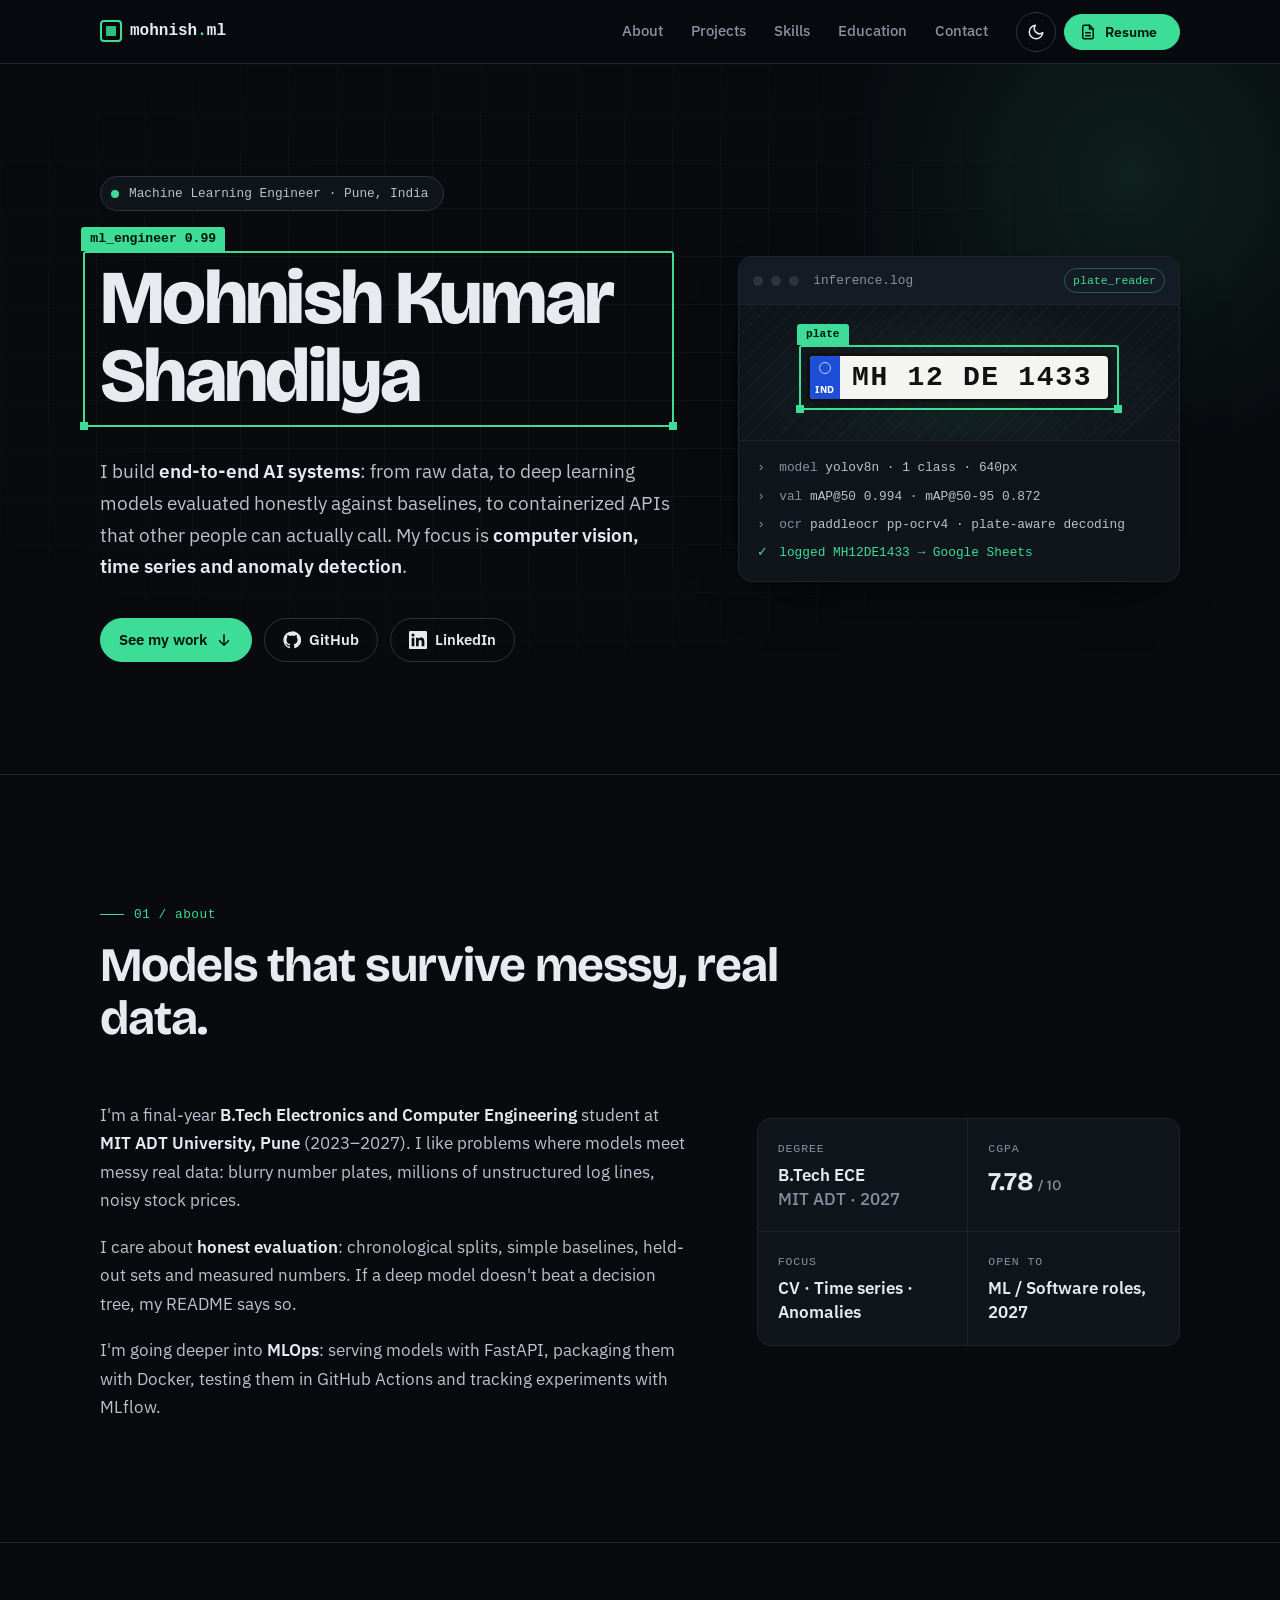
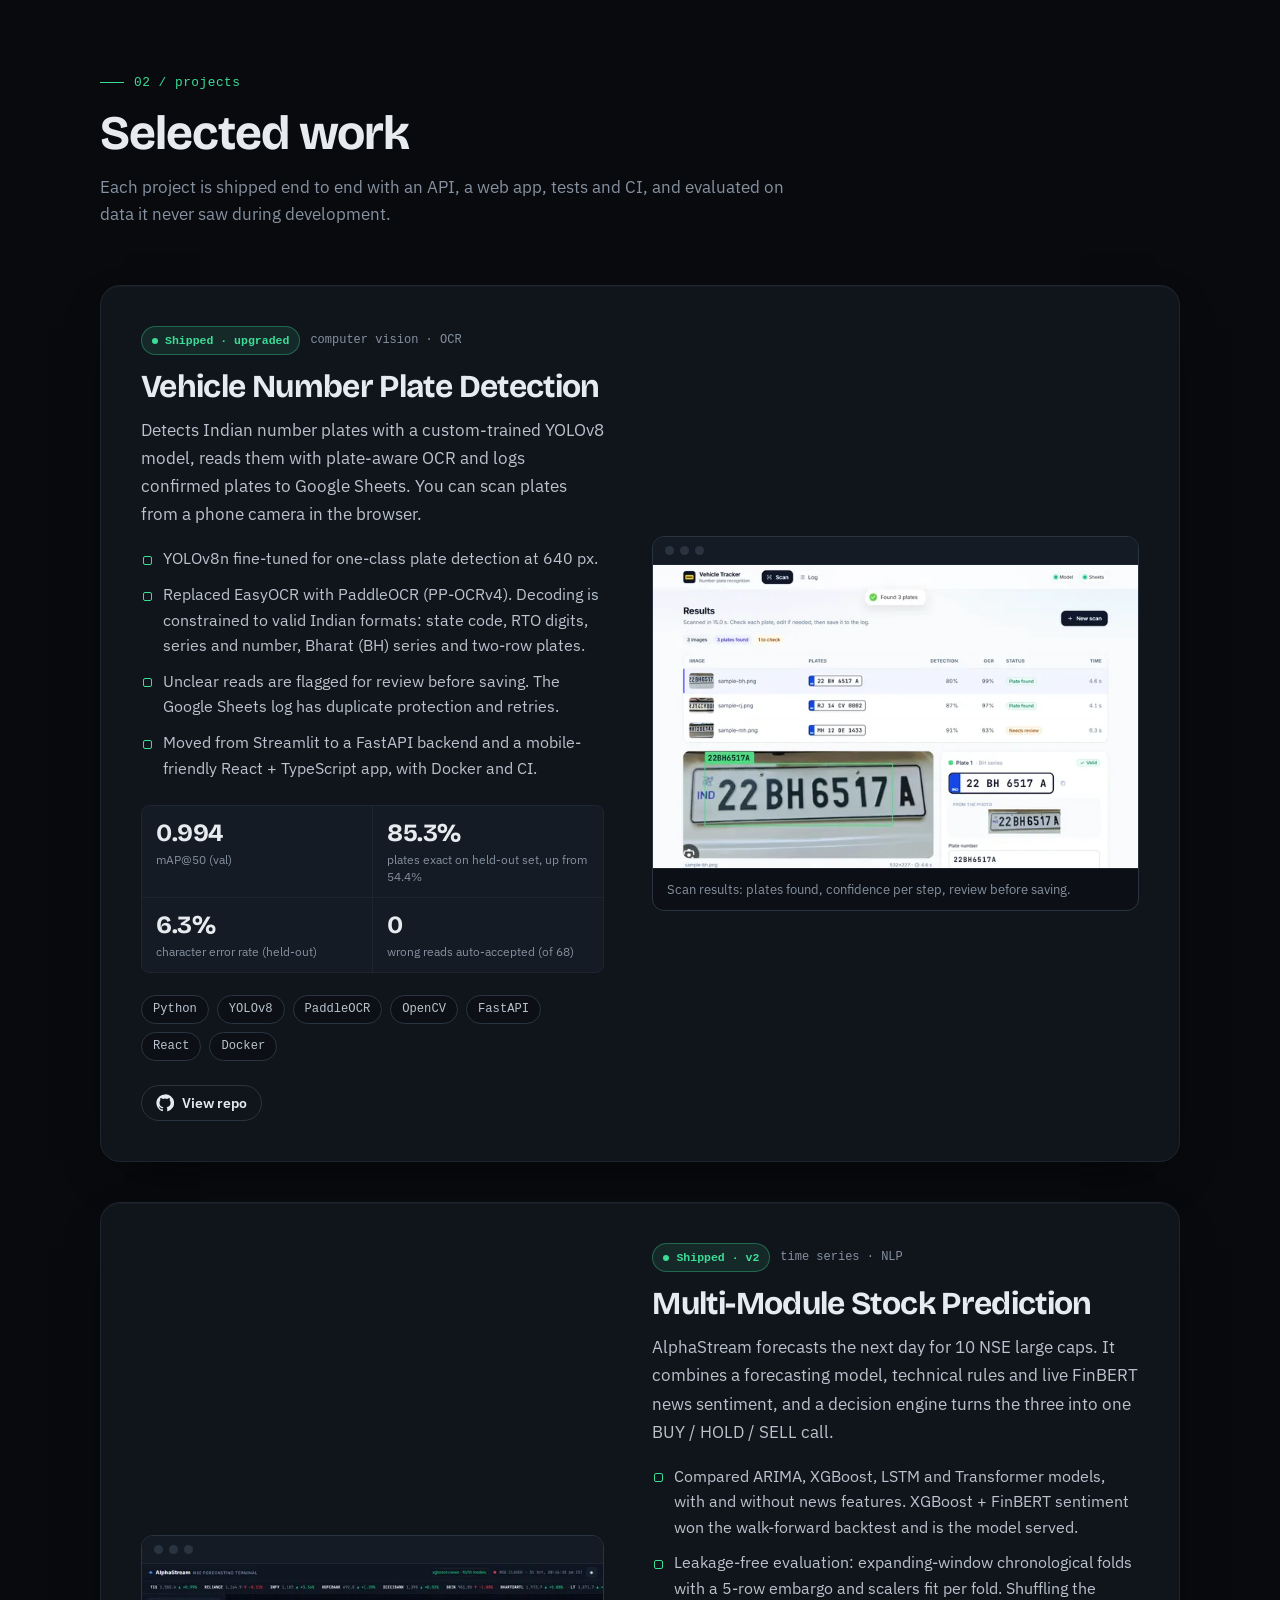
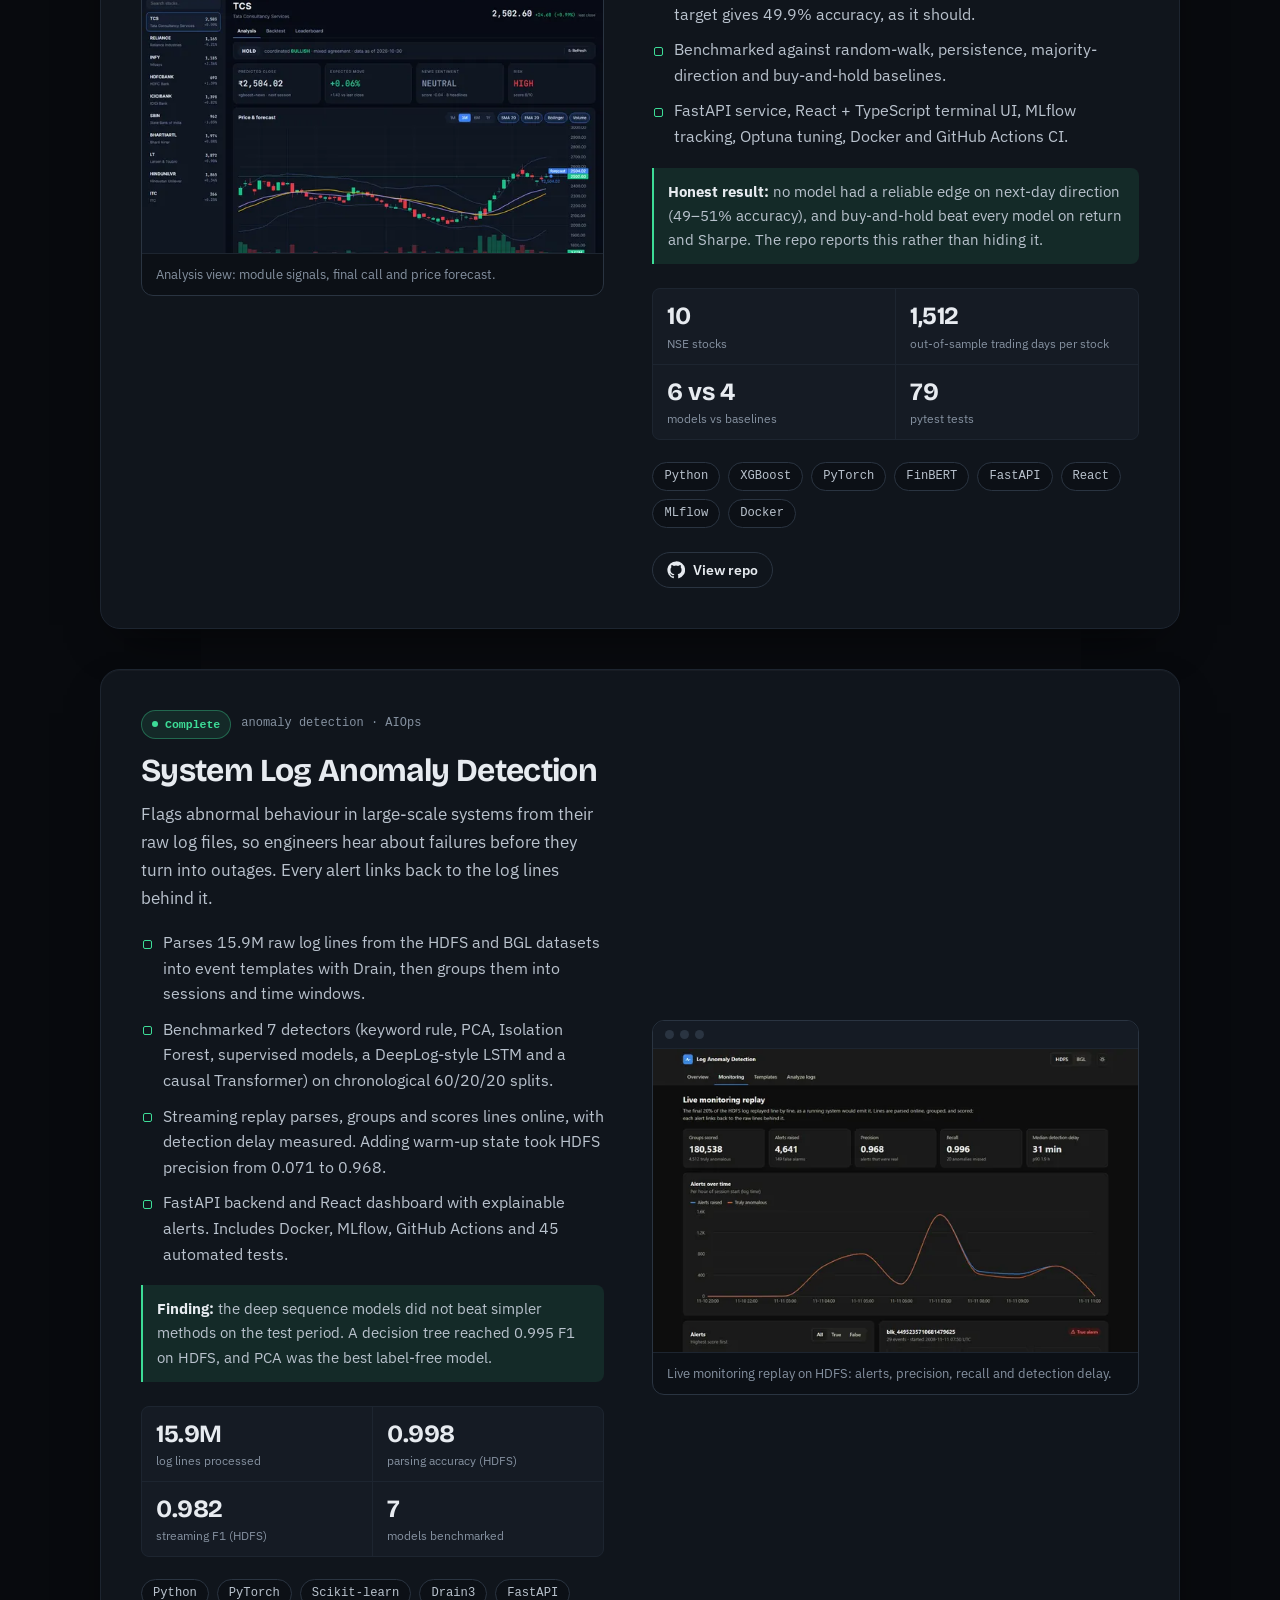
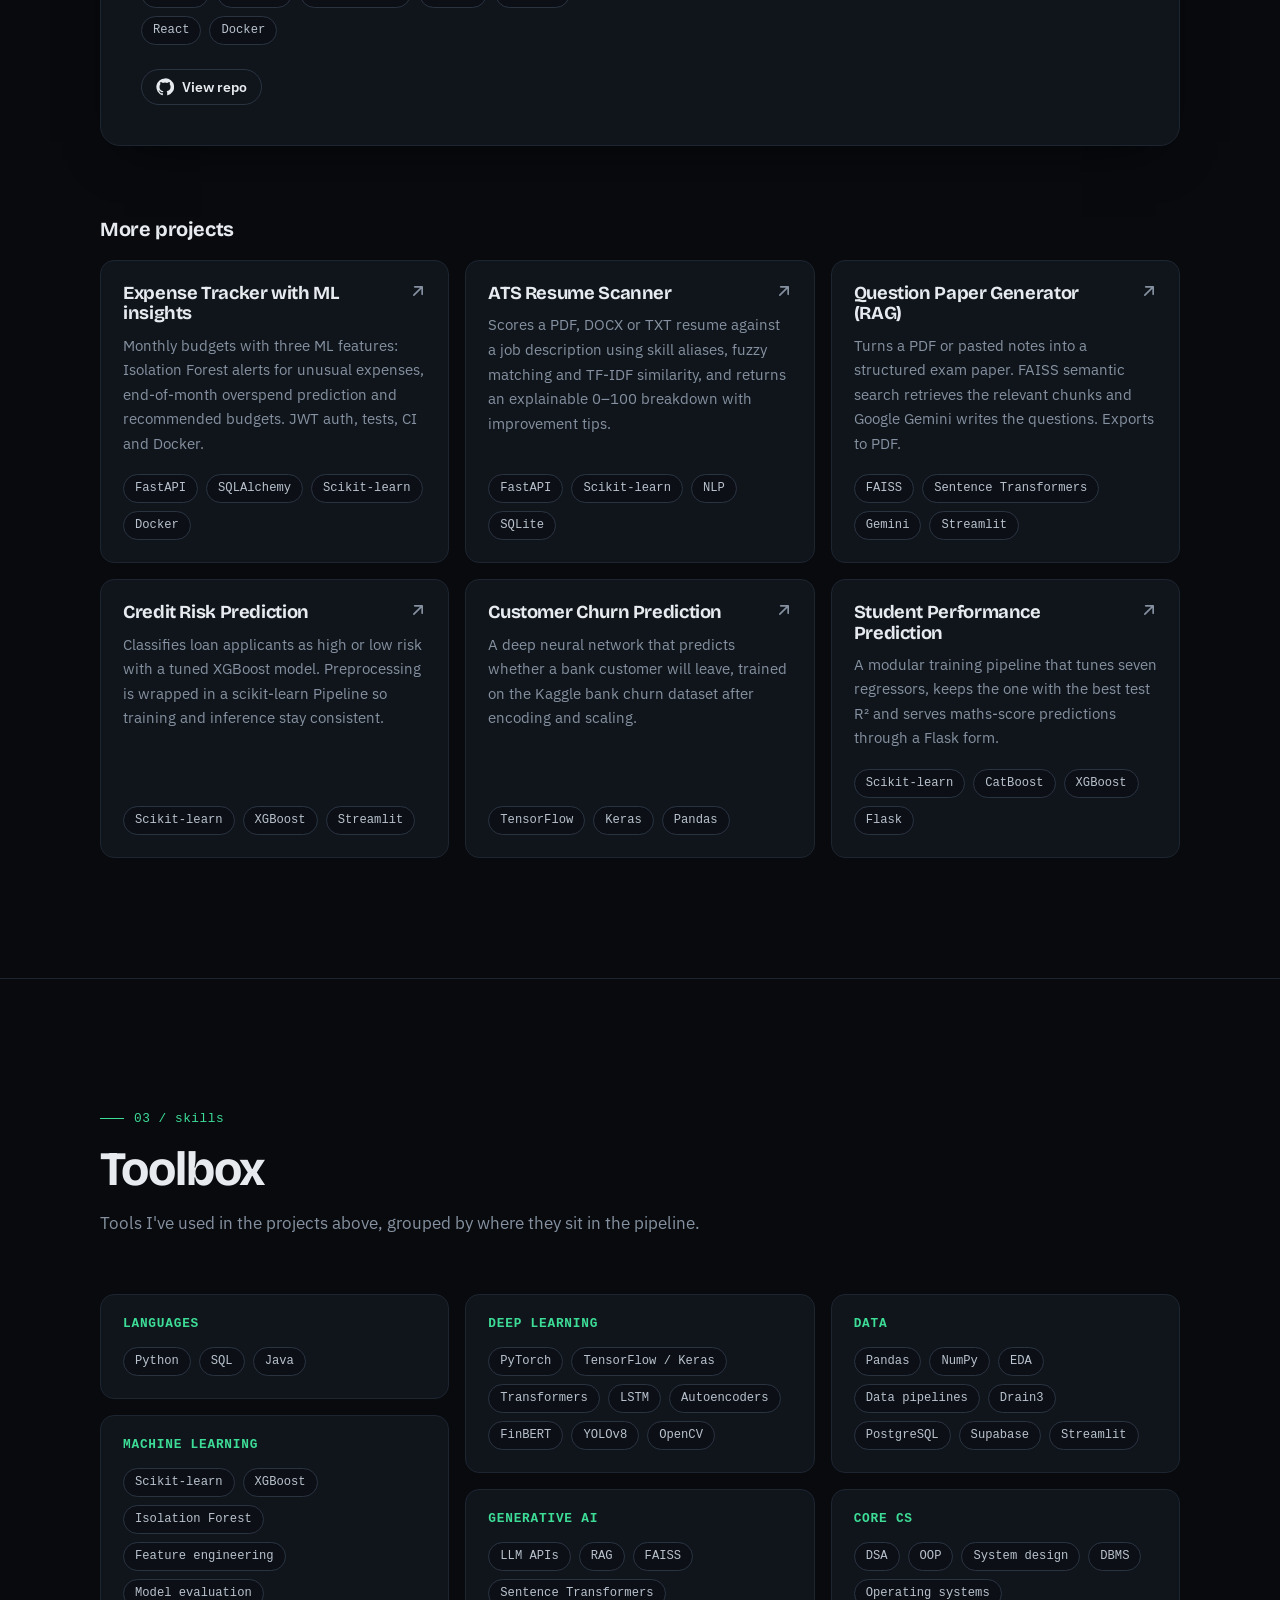
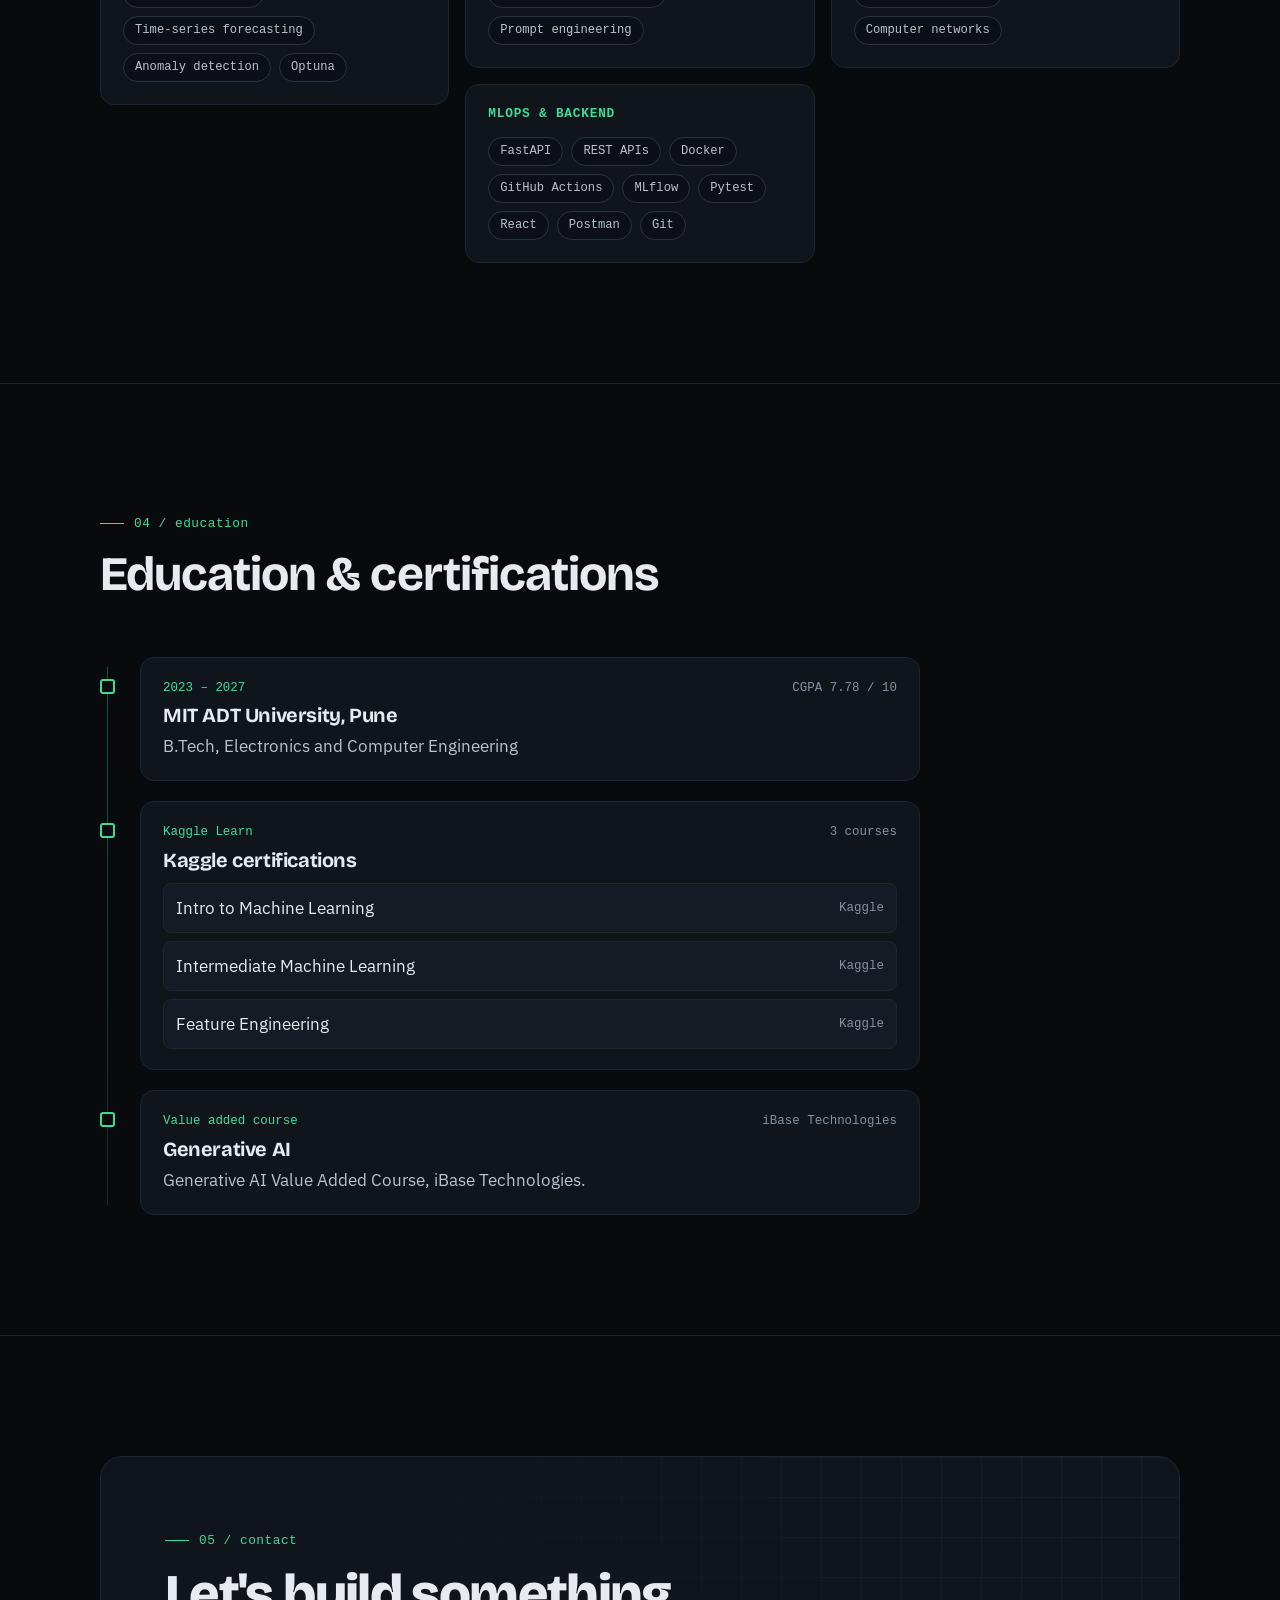
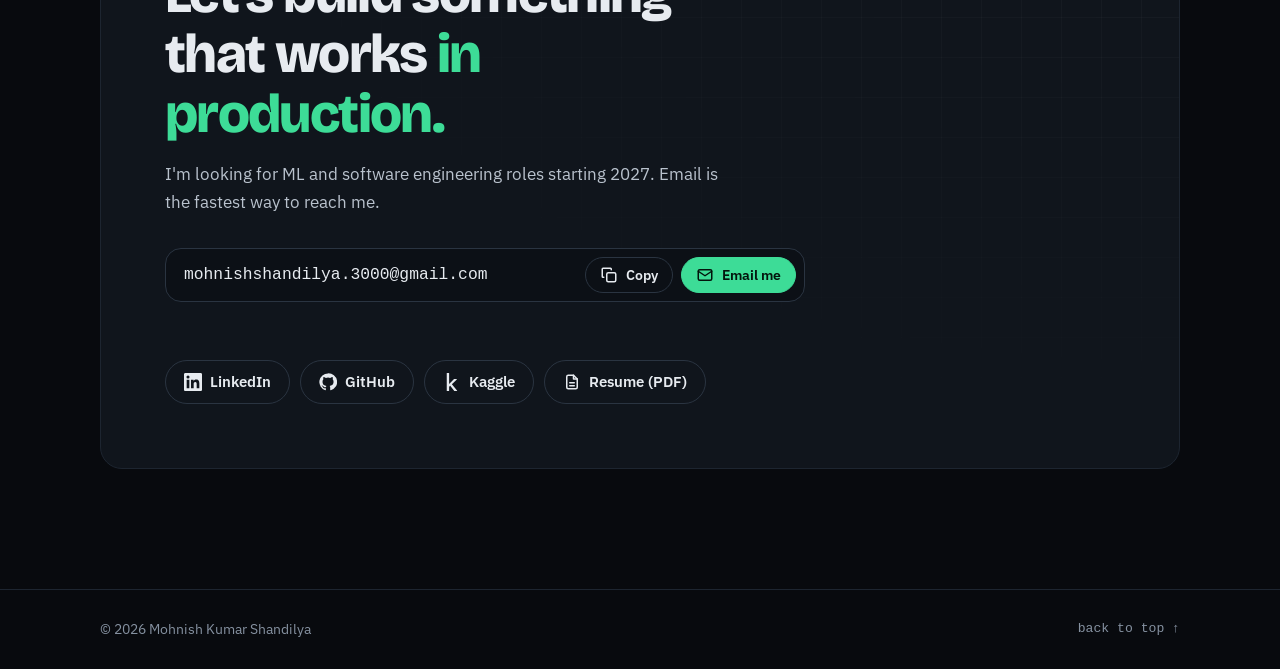
<file: index.html>
<!doctype html>
<html lang="en" class="no-js">
<head>
  <meta charset="utf-8">
  <meta name="viewport" content="width=device-width, initial-scale=1">
  <title>Mohnish Kumar Shandilya · Machine Learning Engineer</title>
  <meta name="description" content="Mohnish Kumar Shandilya, Machine Learning Engineer in Pune, India. End-to-end AI systems in computer vision, time series and anomaly detection, evaluated honestly and shipped as containerized APIs.">
  <meta name="author" content="Mohnish Kumar Shandilya">
  <meta name="theme-color" content="#080a0e">
  <link rel="canonical" href="https://mohnish4code.github.io/">

  <!-- Open Graph -->
  <meta property="og:type" content="website">
  <meta property="og:url" content="https://mohnish4code.github.io/">
  <meta property="og:site_name" content="mohnish.ml">
  <meta property="og:title" content="Mohnish Kumar Shandilya · Machine Learning Engineer">
  <meta property="og:description" content="End-to-end AI systems: computer vision, time series and anomaly detection, evaluated against baselines and shipped as APIs.">
  <meta property="og:image" content="https://mohnish4code.github.io/assets/og-image.png">
  <meta property="og:image:width" content="1200">
  <meta property="og:image:height" content="630">
  <meta property="og:image:alt" content="Mohnish Kumar Shandilya, Machine Learning Engineer, with a detection box around the name">
  <meta property="og:locale" content="en_IN">

  <!-- Twitter -->
  <meta name="twitter:card" content="summary_large_image">
  <meta name="twitter:title" content="Mohnish Kumar Shandilya · Machine Learning Engineer">
  <meta name="twitter:description" content="End-to-end AI systems: computer vision, time series and anomaly detection, evaluated against baselines and shipped as APIs.">
  <meta name="twitter:image" content="https://mohnish4code.github.io/assets/og-image.png">
  <meta name="twitter:image:alt" content="Mohnish Kumar Shandilya, Machine Learning Engineer, with a detection box around the name">

  <link rel="icon" href="assets/favicon.svg" type="image/svg+xml">

  <!-- apply saved theme before paint (dark is default) -->
  <script>try{if(localStorage.getItem("theme")==="light")document.documentElement.setAttribute("data-theme","light")}catch(e){}</script>

  <link rel="preconnect" href="https://fonts.googleapis.com">
  <link rel="preconnect" href="https://fonts.gstatic.com" crossorigin>
  <link rel="stylesheet" href="https://fonts.googleapis.com/css2?family=Bricolage+Grotesque:opsz,wght@12..96,600..800&family=IBM+Plex+Sans:wght@400;500;600&display=swap">
  <link rel="stylesheet" href="style.css">
  <script src="script.js" defer></script>

  <script type="application/ld+json">
  {
    "@context": "https://schema.org",
    "@type": "Person",
    "name": "Mohnish Kumar Shandilya",
    "jobTitle": "Machine Learning Engineer",
    "url": "https://mohnish4code.github.io/",
    "email": "mailto:mohnishshandilya.3000@gmail.com",
    "address": { "@type": "PostalAddress", "addressLocality": "Pune", "addressCountry": "IN" },
    "alumniOf": { "@type": "CollegeOrUniversity", "name": "MIT ADT University" },
    "sameAs": [
      "https://github.com/mohnish4code",
      "https://www.linkedin.com/in/mohnish2004",
      "https://www.kaggle.com/mohnishshandilya"
    ]
  }
  </script>
</head>
<body>
  <!-- icon sprite -->
  <svg width="0" height="0" style="position:absolute" aria-hidden="true" focusable="false">
    <symbol id="i-github" viewBox="0 0 24 24"><path fill="currentColor" d="M12 .5a11.5 11.5 0 0 0-3.64 22.41c.58.1.79-.25.79-.56v-2c-3.2.7-3.88-1.37-3.88-1.37-.52-1.33-1.28-1.69-1.28-1.69-1.04-.71.08-.7.08-.7 1.16.08 1.77 1.19 1.77 1.19 1.03 1.76 2.7 1.25 3.36.96.1-.75.4-1.25.73-1.54-2.55-.29-5.24-1.28-5.24-5.69 0-1.26.45-2.29 1.19-3.1-.12-.29-.52-1.46.11-3.05 0 0 .97-.31 3.17 1.18a11 11 0 0 1 5.77 0c2.2-1.49 3.17-1.18 3.17-1.18.63 1.59.23 2.76.11 3.05.74.81 1.19 1.84 1.19 3.1 0 4.42-2.7 5.39-5.26 5.68.41.36.78 1.06.78 2.14v3.17c0 .31.21.67.8.56A11.5 11.5 0 0 0 12 .5Z"/></symbol>
    <symbol id="i-linkedin" viewBox="0 0 24 24"><path fill="currentColor" d="M20.45 20.45h-3.56v-5.57c0-1.33-.02-3.04-1.85-3.04-1.85 0-2.14 1.45-2.14 2.94v5.67H9.35V9h3.41v1.56h.05c.48-.9 1.64-1.85 3.37-1.85 3.6 0 4.27 2.37 4.27 5.46v6.28ZM5.34 7.43a2.06 2.06 0 1 1 0-4.13 2.06 2.06 0 0 1 0 4.13ZM7.12 20.45H3.56V9h3.56v11.45ZM22.22 0H1.77C.79 0 0 .77 0 1.73v20.54C0 23.23.79 24 1.77 24h20.45c.98 0 1.78-.77 1.78-1.73V1.73C24 .77 23.2 0 22.22 0Z"/></symbol>
    <symbol id="i-kaggle" viewBox="0 0 24 24"><path fill="currentColor" d="M18.83 23.68c-.02.21-.12.32-.33.32h-3.17c-.19 0-.35-.08-.48-.26l-5.23-6.66-1.46 1.39v5.17c0 .24-.12.36-.36.36H5.36c-.24 0-.36-.12-.36-.36V.36C5 .12 5.12 0 5.36 0H7.8c.24 0 .36.12.36.36v14.33l6.25-6.32c.17-.17.33-.26.5-.26h3.25c.15 0 .25.06.3.18.06.16.04.27-.04.35l-6.6 6.39 6.88 8.32c.1.1.13.21.13.33Z"/></symbol>
    <symbol id="i-arrow" viewBox="0 0 24 24"><path fill="none" stroke="currentColor" stroke-width="2" stroke-linecap="round" stroke-linejoin="round" d="M7 17 17 7M8 7h9v9"/></symbol>
    <symbol id="i-down" viewBox="0 0 24 24"><path fill="none" stroke="currentColor" stroke-width="2" stroke-linecap="round" stroke-linejoin="round" d="M12 5v14M6 13l6 6 6-6"/></symbol>
    <symbol id="i-file" viewBox="0 0 24 24"><g fill="none" stroke="currentColor" stroke-width="2" stroke-linecap="round" stroke-linejoin="round"><path d="M14 3H7a2 2 0 0 0-2 2v14a2 2 0 0 0 2 2h10a2 2 0 0 0 2-2V8Z"/><path d="M14 3v5h5M9 13h6M9 17h6"/></g></symbol>
    <symbol id="i-mail" viewBox="0 0 24 24"><g fill="none" stroke="currentColor" stroke-width="2" stroke-linecap="round" stroke-linejoin="round"><rect x="3" y="5" width="18" height="14" rx="2"/><path d="m3 7 9 6 9-6"/></g></symbol>
    <symbol id="i-copy" viewBox="0 0 24 24"><g fill="none" stroke="currentColor" stroke-width="2" stroke-linecap="round" stroke-linejoin="round"><rect x="9" y="9" width="12" height="12" rx="2"/><path d="M5 15H4a1 1 0 0 1-1-1V4a1 1 0 0 1 1-1h10a1 1 0 0 1 1 1v1"/></g></symbol>
  </svg>

  <a class="skip-link" href="#main">Skip to content</a>

  <header class="site-header">
    <nav class="nav container" aria-label="Primary">
      <a class="logo" href="#top" aria-label="mohnish.ml, back to top">
        <span class="logo-mark" aria-hidden="true"></span><span>mohnish<span class="dot">.</span>ml</span>
      </a>

      <ul class="nav-links" id="nav-links">
        <li><a href="#about">About</a></li>
        <li><a href="#projects">Projects</a></li>
        <li><a href="#skills">Skills</a></li>
        <li><a href="#education">Education</a></li>
        <li><a href="#contact">Contact</a></li>
      </ul>

      <div class="nav-actions">
        <button class="icon-btn theme-toggle" type="button" aria-label="Switch to light theme">
          <svg class="icon-moon" viewBox="0 0 24 24" aria-hidden="true"><path fill="none" stroke="currentColor" stroke-width="2" stroke-linecap="round" stroke-linejoin="round" d="M21 12.8A9 9 0 1 1 11.2 3a7 7 0 0 0 9.8 9.8Z"/></svg>
          <svg class="icon-sun" viewBox="0 0 24 24" aria-hidden="true"><g fill="none" stroke="currentColor" stroke-width="2" stroke-linecap="round"><circle cx="12" cy="12" r="4"/><path d="M12 2v2M12 20v2M4.9 4.9l1.4 1.4M17.7 17.7l1.4 1.4M2 12h2M20 12h2M4.9 19.1l1.4-1.4M17.7 6.3l1.4-1.4"/></g></svg>
        </button>
        <a class="btn btn-primary btn-sm resume-btn" href="resume.pdf" target="_blank" rel="noopener">
          <svg aria-hidden="true"><use href="#i-file"/></svg>Resume<span class="visually-hidden"> (PDF, opens in a new tab)</span>
        </a>
        <button class="icon-btn menu-toggle" type="button" aria-controls="nav-links" aria-expanded="false" aria-label="Open menu">
          <svg viewBox="0 0 24 24" aria-hidden="true"><path fill="none" stroke="currentColor" stroke-width="2" stroke-linecap="round" d="M4 7h16M4 12h16M4 17h16"/></svg>
        </button>
      </div>
    </nav>
  </header>

  <main id="main">
    <!-- ================= HERO ================= -->
    <section class="hero" id="top" aria-labelledby="hero-name">
      <div class="container hero-grid">
        <div class="hero-copy">
          <p class="hero-label"><span class="pulse" aria-hidden="true"></span>Machine Learning Engineer · Pune, India</p>

          <h1 class="hero-name" id="hero-name">
            <span class="bbox">
              <span class="bbox-frame" aria-hidden="true"></span><span class="bbox-label" aria-hidden="true">ml_engineer 0.99</span>
              Mohnish Kumar Shandilya
            </span>
          </h1>

          <p class="hero-pitch">
            I build <strong>end-to-end AI systems</strong>: from raw data, to deep learning models evaluated honestly against baselines, to containerized APIs that other people can actually call. My focus is <strong>computer vision, time series and anomaly detection</strong>.
          </p>

          <div class="hero-cta">
            <a class="btn btn-primary" href="#projects">See my work<svg aria-hidden="true"><use href="#i-down"/></svg></a>
            <a class="btn" href="https://github.com/mohnish4code" target="_blank" rel="noopener"><svg aria-hidden="true"><use href="#i-github"/></svg>GitHub</a>
            <a class="btn" href="https://www.linkedin.com/in/mohnish2004" target="_blank" rel="noopener"><svg aria-hidden="true"><use href="#i-linkedin"/></svg>LinkedIn</a>
          </div>
        </div>

        <figure class="infer" aria-label="Inference log from my number plate detection project">
          <div class="infer-bar" aria-hidden="true">
            <i></i><i></i><i></i><span>inference.log</span><span class="tag">plate_reader</span>
          </div>
          <div class="infer-stage">
            <div class="plate-det">
              <span class="bbox-frame" aria-hidden="true"></span><span class="bbox-label" aria-hidden="true">plate</span>
              <div class="plate" role="img" aria-label="Indian number plate reading MH12DE1433">
                <span class="plate-ind" aria-hidden="true">IND</span>
                <span class="plate-num" aria-hidden="true">MH 12 DE 1433</span>
              </div>
            </div>
          </div>
          <ul class="infer-log">
            <li><span><span class="k">model</span> yolov8n · 1 class · 640px</span></li>
            <li><span><span class="k">val</span> mAP@50 0.994 · mAP@50-95 0.872</span></li>
            <li><span><span class="k">ocr</span> paddleocr pp-ocrv4 · plate-aware decoding</span></li>
            <li class="ok"><span>logged MH12DE1433 → Google Sheets</span></li>
          </ul>
        </figure>
      </div>
    </section>

    <!-- ================= ABOUT ================= -->
    <section class="section" id="about" aria-labelledby="about-title">
      <div class="container">
        <div class="section-head">
          <p class="eyebrow">01 / about</p>
          <h2 class="section-title" id="about-title">Models that survive messy, real data.</h2>
        </div>

        <div class="about-grid">
          <div class="about-text">
            <p>I'm a final-year <strong>B.Tech Electronics and Computer Engineering</strong> student at <strong>MIT ADT University, Pune</strong> (2023–2027). I like problems where models meet messy real data: blurry number plates, millions of unstructured log lines, noisy stock prices.</p>
            <p>I care about <strong>honest evaluation</strong>: chronological splits, simple baselines, held-out sets and measured numbers. If a deep model doesn't beat a decision tree, my README says so.</p>
            <p>I'm going deeper into <strong>MLOps</strong>: serving models with FastAPI, packaging them with Docker, testing them in GitHub Actions and tracking experiments with MLflow.</p>
          </div>

          <dl class="facts">
            <div class="fact"><dt>Degree</dt><dd>B.Tech ECE<br><span class="sub">MIT ADT · 2027</span></dd></div>
            <div class="fact"><dt>CGPA</dt><dd class="big">7.78<small> / 10</small></dd></div>
            <div class="fact"><dt>Focus</dt><dd>CV · Time series · Anomalies</dd></div>
            <div class="fact"><dt>Open to</dt><dd>ML / Software roles, 2027</dd></div>
          </dl>
        </div>
      </div>
    </section>

    <!-- ================= PROJECTS ================= -->
    <section class="section" id="projects" aria-labelledby="projects-title">
      <div class="container">
        <div class="section-head">
          <p class="eyebrow">02 / projects</p>
          <h2 class="section-title" id="projects-title">Selected work</h2>
          <p class="section-sub">Each project is shipped end to end with an API, a web app, tests and CI, and evaluated on data it never saw during development.</p>
        </div>

        <div class="projects">
          <!-- Vehicle Number Plate Detection -->
          <article class="project" aria-labelledby="p-plate">
            <div class="project-body">
              <div class="project-top">
                <span class="badge">Shipped · upgraded</span>
                <span class="project-kicker">computer vision · OCR</span>
              </div>
              <h3 id="p-plate">Vehicle Number Plate Detection</h3>
              <p class="project-desc">Detects Indian number plates with a custom-trained YOLOv8 model, reads them with plate-aware OCR and logs confirmed plates to Google Sheets. You can scan plates from a phone camera in the browser.</p>
              <ul class="bullets">
                <li>YOLOv8n fine-tuned for one-class plate detection at 640&nbsp;px.</li>
                <li>Replaced EasyOCR with PaddleOCR (PP-OCRv4). Decoding is constrained to valid Indian formats: state code, RTO digits, series and number, Bharat (BH) series and two-row plates.</li>
                <li>Unclear reads are flagged for review before saving. The Google Sheets log has duplicate protection and retries.</li>
                <li>Moved from Streamlit to a FastAPI backend and a mobile-friendly React + TypeScript app, with Docker and CI.</li>
              </ul>
              <div class="metrics">
                <div class="metric"><b>0.994</b><span>mAP@50 (val)</span></div>
                <div class="metric"><b>85.3%</b><span>plates exact on held-out set, up from 54.4%</span></div>
                <div class="metric"><b>6.3%</b><span>character error rate (held-out)</span></div>
                <div class="metric"><b>0</b><span>wrong reads auto-accepted (of 68)</span></div>
              </div>
              <ul class="chips" aria-label="Tech stack">
                <li class="chip">Python</li><li class="chip">YOLOv8</li><li class="chip">PaddleOCR</li><li class="chip">OpenCV</li><li class="chip">FastAPI</li><li class="chip">React</li><li class="chip">Docker</li>
              </ul>
              <div class="project-links">
                <a class="btn btn-sm" href="https://github.com/mohnish4code/Vehicle-Detection-System" target="_blank" rel="noopener"><svg aria-hidden="true"><use href="#i-github"/></svg>View repo</a>
              </div>
            </div>
            <div class="project-media">
              <figure class="shot">
                <div class="shot-bar" aria-hidden="true"><i></i><i></i><i></i></div>
                <img src="assets/projects/vehicle-plate.webp" srcset="assets/projects/vehicle-plate-640.webp 640w, assets/projects/vehicle-plate.webp 1200w" sizes="(max-width: 760px) calc(100vw - 72px), 560px" width="1200" height="750" loading="lazy" decoding="async" alt="Vehicle Tracker web app showing three detected Indian number plates with detection and OCR confidence, and a green box drawn around a BH-series plate">
                <figcaption>Scan results: plates found, confidence per step, review before saving.</figcaption>
              </figure>
            </div>
          </article>

          <!-- Multi-Module Stock Prediction -->
          <article class="project" aria-labelledby="p-stock">
            <div class="project-body">
              <div class="project-top">
                <span class="badge">Shipped · v2</span>
                <span class="project-kicker">time series · NLP</span>
              </div>
              <h3 id="p-stock">Multi-Module Stock Prediction</h3>
              <p class="project-desc">AlphaStream forecasts the next day for 10 NSE large caps. It combines a forecasting model, technical rules and live FinBERT news sentiment, and a decision engine turns the three into one BUY / HOLD / SELL call.</p>
              <ul class="bullets">
                <li>Compared ARIMA, XGBoost, LSTM and Transformer models, with and without news features. XGBoost + FinBERT sentiment won the walk-forward backtest and is the model served.</li>
                <li>Leakage-free evaluation: expanding-window chronological folds with a 5-row embargo and scalers fit per fold. Shuffling the target gives 49.9% accuracy, as it should.</li>
                <li>Benchmarked against random-walk, persistence, majority-direction and buy-and-hold baselines.</li>
                <li>FastAPI service, React + TypeScript terminal UI, MLflow tracking, Optuna tuning, Docker and GitHub Actions CI.</li>
              </ul>
              <p class="finding"><b>Honest result:</b> no model had a reliable edge on next-day direction (49–51% accuracy), and buy-and-hold beat every model on return and Sharpe. The repo reports this rather than hiding it.</p>
              <div class="metrics">
                <div class="metric"><b>10</b><span>NSE stocks</span></div>
                <div class="metric"><b>1,512</b><span>out-of-sample trading days per stock</span></div>
                <div class="metric"><b>6 vs 4</b><span>models vs baselines</span></div>
                <div class="metric"><b>79</b><span>pytest tests</span></div>
              </div>
              <ul class="chips" aria-label="Tech stack">
                <li class="chip">Python</li><li class="chip">XGBoost</li><li class="chip">PyTorch</li><li class="chip">FinBERT</li><li class="chip">FastAPI</li><li class="chip">React</li><li class="chip">MLflow</li><li class="chip">Docker</li>
              </ul>
              <div class="project-links">
                <a class="btn btn-sm" href="https://github.com/mohnish4code/Multi-Module-Stock-Prediction" target="_blank" rel="noopener"><svg aria-hidden="true"><use href="#i-github"/></svg>View repo</a>
              </div>
            </div>
            <div class="project-media">
              <figure class="shot">
                <div class="shot-bar" aria-hidden="true"><i></i><i></i><i></i></div>
                <img src="assets/projects/stock-alphastream.webp" srcset="assets/projects/stock-alphastream-640.webp 640w, assets/projects/stock-alphastream.webp 1200w" sizes="(max-width: 760px) calc(100vw - 72px), 560px" width="1200" height="750" loading="lazy" decoding="async" alt="AlphaStream dashboard for TCS showing a HOLD decision, predicted close, news sentiment, risk level and a candlestick price chart with forecast">
                <figcaption>Analysis view: module signals, final call and price forecast.</figcaption>
              </figure>
            </div>
          </article>

          <!-- System Log Anomaly Detection -->
          <article class="project" aria-labelledby="p-logs">
            <div class="project-body">
              <div class="project-top">
                <span class="badge">Complete</span>
                <span class="project-kicker">anomaly detection · AIOps</span>
              </div>
              <h3 id="p-logs">System Log Anomaly Detection</h3>
              <p class="project-desc">Flags abnormal behaviour in large-scale systems from their raw log files, so engineers hear about failures before they turn into outages. Every alert links back to the log lines behind it.</p>
              <ul class="bullets">
                <li>Parses 15.9M raw log lines from the HDFS and BGL datasets into event templates with Drain, then groups them into sessions and time windows.</li>
                <li>Benchmarked 7 detectors (keyword rule, PCA, Isolation Forest, supervised models, a DeepLog-style LSTM and a causal Transformer) on chronological 60/20/20 splits.</li>
                <li>Streaming replay parses, groups and scores lines online, with detection delay measured. Adding warm-up state took HDFS precision from 0.071 to 0.968.</li>
                <li>FastAPI backend and React dashboard with explainable alerts. Includes Docker, MLflow, GitHub Actions and 45 automated tests.</li>
              </ul>
              <p class="finding"><b>Finding:</b> the deep sequence models did not beat simpler methods on the test period. A decision tree reached 0.995 F1 on HDFS, and PCA was the best label-free model.</p>
              <div class="metrics">
                <div class="metric"><b>15.9M</b><span>log lines processed</span></div>
                <div class="metric"><b>0.998</b><span>parsing accuracy (HDFS)</span></div>
                <div class="metric"><b>0.982</b><span>streaming F1 (HDFS)</span></div>
                <div class="metric"><b>7</b><span>models benchmarked</span></div>
              </div>
              <ul class="chips" aria-label="Tech stack">
                <li class="chip">Python</li><li class="chip">PyTorch</li><li class="chip">Scikit-learn</li><li class="chip">Drain3</li><li class="chip">FastAPI</li><li class="chip">React</li><li class="chip">Docker</li>
              </ul>
              <div class="project-links">
                <a class="btn btn-sm" href="https://github.com/mohnish4code/System-Log-Anomaly-Detection" target="_blank" rel="noopener"><svg aria-hidden="true"><use href="#i-github"/></svg>View repo</a>
              </div>
            </div>
            <div class="project-media">
              <figure class="shot">
                <div class="shot-bar" aria-hidden="true"><i></i><i></i><i></i></div>
                <img src="assets/projects/log-anomaly.webp" srcset="assets/projects/log-anomaly-640.webp 640w, assets/projects/log-anomaly.webp 1200w" sizes="(max-width: 760px) calc(100vw - 72px), 560px" width="1200" height="750" loading="lazy" decoding="async" alt="Log Anomaly Detection dashboard in dark mode showing a live monitoring replay with 4,641 alerts, precision 0.968, recall 0.996 and an alerts-over-time chart">
                <figcaption>Live monitoring replay on HDFS: alerts, precision, recall and detection delay.</figcaption>
              </figure>
            </div>
          </article>
        </div>

        <h3 class="more-title">More projects</h3>
        <div class="mini-grid">
          <a class="mini" href="https://github.com/mohnish4code/Expense-Tracker-Project" target="_blank" rel="noopener">
            <svg class="arrow" aria-hidden="true"><use href="#i-arrow"/></svg>
            <h4>Expense Tracker with ML insights</h4>
            <p>Monthly budgets with three ML features: Isolation Forest alerts for unusual expenses, end-of-month overspend prediction and recommended budgets. JWT auth, tests, CI and Docker.</p>
            <ul class="chips" aria-label="Tech stack"><li class="chip">FastAPI</li><li class="chip">SQLAlchemy</li><li class="chip">Scikit-learn</li><li class="chip">Docker</li></ul>
          </a>
          <a class="mini" href="https://github.com/mohnish4code/Resume-Analyser" target="_blank" rel="noopener">
            <svg class="arrow" aria-hidden="true"><use href="#i-arrow"/></svg>
            <h4>ATS Resume Scanner</h4>
            <p>Scores a PDF, DOCX or TXT resume against a job description using skill aliases, fuzzy matching and TF-IDF similarity, and returns an explainable 0–100 breakdown with improvement tips.</p>
            <ul class="chips" aria-label="Tech stack"><li class="chip">FastAPI</li><li class="chip">Scikit-learn</li><li class="chip">NLP</li><li class="chip">SQLite</li></ul>
          </a>
          <a class="mini" href="https://github.com/mohnish4code/Question-Paper-Generator-using-RAG-and-LLM" target="_blank" rel="noopener">
            <svg class="arrow" aria-hidden="true"><use href="#i-arrow"/></svg>
            <h4>Question Paper Generator (RAG)</h4>
            <p>Turns a PDF or pasted notes into a structured exam paper. FAISS semantic search retrieves the relevant chunks and Google Gemini writes the questions. Exports to PDF.</p>
            <ul class="chips" aria-label="Tech stack"><li class="chip">FAISS</li><li class="chip">Sentence Transformers</li><li class="chip">Gemini</li><li class="chip">Streamlit</li></ul>
          </a>
          <a class="mini" href="https://github.com/mohnish4code/Credit-Risk-Prediction-Project" target="_blank" rel="noopener">
            <svg class="arrow" aria-hidden="true"><use href="#i-arrow"/></svg>
            <h4>Credit Risk Prediction</h4>
            <p>Classifies loan applicants as high or low risk with a tuned XGBoost model. Preprocessing is wrapped in a scikit-learn Pipeline so training and inference stay consistent.</p>
            <ul class="chips" aria-label="Tech stack"><li class="chip">Scikit-learn</li><li class="chip">XGBoost</li><li class="chip">Streamlit</li></ul>
          </a>
          <a class="mini" href="https://github.com/mohnish4code/Customer-Churn-Prediction" target="_blank" rel="noopener">
            <svg class="arrow" aria-hidden="true"><use href="#i-arrow"/></svg>
            <h4>Customer Churn Prediction</h4>
            <p>A deep neural network that predicts whether a bank customer will leave, trained on the Kaggle bank churn dataset after encoding and scaling.</p>
            <ul class="chips" aria-label="Tech stack"><li class="chip">TensorFlow</li><li class="chip">Keras</li><li class="chip">Pandas</li></ul>
          </a>
          <a class="mini" href="https://github.com/mohnish4code/Student-Performance-Prediction" target="_blank" rel="noopener">
            <svg class="arrow" aria-hidden="true"><use href="#i-arrow"/></svg>
            <h4>Student Performance Prediction</h4>
            <p>A modular training pipeline that tunes seven regressors, keeps the one with the best test R² and serves maths-score predictions through a Flask form.</p>
            <ul class="chips" aria-label="Tech stack"><li class="chip">Scikit-learn</li><li class="chip">CatBoost</li><li class="chip">XGBoost</li><li class="chip">Flask</li></ul>
          </a>
        </div>
      </div>
    </section>

    <!-- ================= SKILLS ================= -->
    <section class="section" id="skills" aria-labelledby="skills-title">
      <div class="container">
        <div class="section-head">
          <p class="eyebrow">03 / skills</p>
          <h2 class="section-title" id="skills-title">Toolbox</h2>
          <p class="section-sub">Tools I've used in the projects above, grouped by where they sit in the pipeline.</p>
        </div>

        <div class="skills-grid">
          <div class="skill-group">
            <h3>Languages</h3>
            <ul class="chips"><li class="chip">Python</li><li class="chip">SQL</li><li class="chip">Java</li></ul>
          </div>
          <div class="skill-group">
            <h3>Machine learning</h3>
            <ul class="chips"><li class="chip">Scikit-learn</li><li class="chip">XGBoost</li><li class="chip">Isolation Forest</li><li class="chip">Feature engineering</li><li class="chip">Model evaluation</li><li class="chip">Time-series forecasting</li><li class="chip">Anomaly detection</li><li class="chip">Optuna</li></ul>
          </div>
          <div class="skill-group">
            <h3>Deep learning</h3>
            <ul class="chips"><li class="chip">PyTorch</li><li class="chip">TensorFlow / Keras</li><li class="chip">Transformers</li><li class="chip">LSTM</li><li class="chip">Autoencoders</li><li class="chip">FinBERT</li><li class="chip">YOLOv8</li><li class="chip">OpenCV</li></ul>
          </div>
          <div class="skill-group">
            <h3>Generative AI</h3>
            <ul class="chips"><li class="chip">LLM APIs</li><li class="chip">RAG</li><li class="chip">FAISS</li><li class="chip">Sentence Transformers</li><li class="chip">Prompt engineering</li></ul>
          </div>
          <div class="skill-group">
            <h3>MLOps &amp; backend</h3>
            <ul class="chips"><li class="chip">FastAPI</li><li class="chip">REST APIs</li><li class="chip">Docker</li><li class="chip">GitHub Actions</li><li class="chip">MLflow</li><li class="chip">Pytest</li><li class="chip">React</li><li class="chip">Postman</li><li class="chip">Git</li></ul>
          </div>
          <div class="skill-group">
            <h3>Data</h3>
            <ul class="chips"><li class="chip">Pandas</li><li class="chip">NumPy</li><li class="chip">EDA</li><li class="chip">Data pipelines</li><li class="chip">Drain3</li><li class="chip">PostgreSQL</li><li class="chip">Supabase</li><li class="chip">Streamlit</li></ul>
          </div>
          <div class="skill-group">
            <h3>Core CS</h3>
            <ul class="chips"><li class="chip">DSA</li><li class="chip">OOP</li><li class="chip">System design</li><li class="chip">DBMS</li><li class="chip">Operating systems</li><li class="chip">Computer networks</li></ul>
          </div>
        </div>
      </div>
    </section>

    <!-- ================= EDUCATION ================= -->
    <section class="section" id="education" aria-labelledby="education-title">
      <div class="container">
        <div class="section-head">
          <p class="eyebrow">04 / education</p>
          <h2 class="section-title" id="education-title">Education &amp; certifications</h2>
        </div>

        <ol class="timeline">
          <li class="tl-item">
            <div class="tl-card">
              <div class="tl-meta"><span class="accent">2023 – 2027</span><span>CGPA 7.78 / 10</span></div>
              <h3>MIT ADT University, Pune</h3>
              <p>B.Tech, Electronics and Computer Engineering</p>
            </div>
          </li>
          <li class="tl-item">
            <div class="tl-card">
              <div class="tl-meta"><span class="accent">Kaggle Learn</span><span>3 courses</span></div>
              <h3>Kaggle certifications</h3>
              <ul class="cert-list">
                <li>Intro to Machine Learning <span>Kaggle</span></li>
                <li>Intermediate Machine Learning <span>Kaggle</span></li>
                <li>Feature Engineering <span>Kaggle</span></li>
              </ul>
            </div>
          </li>
          <li class="tl-item">
            <div class="tl-card">
              <div class="tl-meta"><span class="accent">Value added course</span><span>iBase Technologies</span></div>
              <h3>Generative AI</h3>
              <p>Generative AI Value Added Course, iBase Technologies.</p>
            </div>
          </li>
        </ol>
      </div>
    </section>

    <!-- ================= CONTACT ================= -->
    <section class="section" id="contact" aria-labelledby="contact-title">
      <div class="container">
        <div class="contact-wrap">
          <p class="eyebrow">05 / contact</p>
          <h2 class="contact-title" id="contact-title">Let's build something that works <em>in production.</em></h2>
          <p class="contact-sub">I'm looking for ML and software engineering roles starting 2027. Email is the fastest way to reach me.</p>

          <div class="email-box">
            <span class="email-text" id="email-text">mohnishshandilya.3000@gmail.com</span>
            <div class="email-actions">
              <button class="btn btn-sm copy-email" type="button" aria-describedby="email-text"><svg aria-hidden="true"><use href="#i-copy"/></svg><span class="label">Copy</span></button>
              <a class="btn btn-primary btn-sm" href="mailto:mohnishshandilya.3000@gmail.com"><svg aria-hidden="true"><use href="#i-mail"/></svg>Email me</a>
            </div>
          </div>
          <p class="copy-status" id="copy-status" role="status" aria-live="polite"></p>

          <div class="socials">
            <a class="btn" href="https://www.linkedin.com/in/mohnish2004" target="_blank" rel="noopener"><svg aria-hidden="true"><use href="#i-linkedin"/></svg>LinkedIn</a>
            <a class="btn" href="https://github.com/mohnish4code" target="_blank" rel="noopener"><svg aria-hidden="true"><use href="#i-github"/></svg>GitHub</a>
            <a class="btn" href="https://www.kaggle.com/mohnishshandilya" target="_blank" rel="noopener"><svg aria-hidden="true"><use href="#i-kaggle"/></svg>Kaggle</a>
            <a class="btn" href="resume.pdf" target="_blank" rel="noopener"><svg aria-hidden="true"><use href="#i-file"/></svg>Resume (PDF)</a>
          </div>
        </div>
      </div>
    </section>
  </main>

  <footer class="site-footer">
    <div class="container footer-row">
      <p>© 2026 Mohnish Kumar Shandilya</p>
      <a href="#top">back to top ↑</a>
    </div>
  </footer>
</body>
</html>
</file>
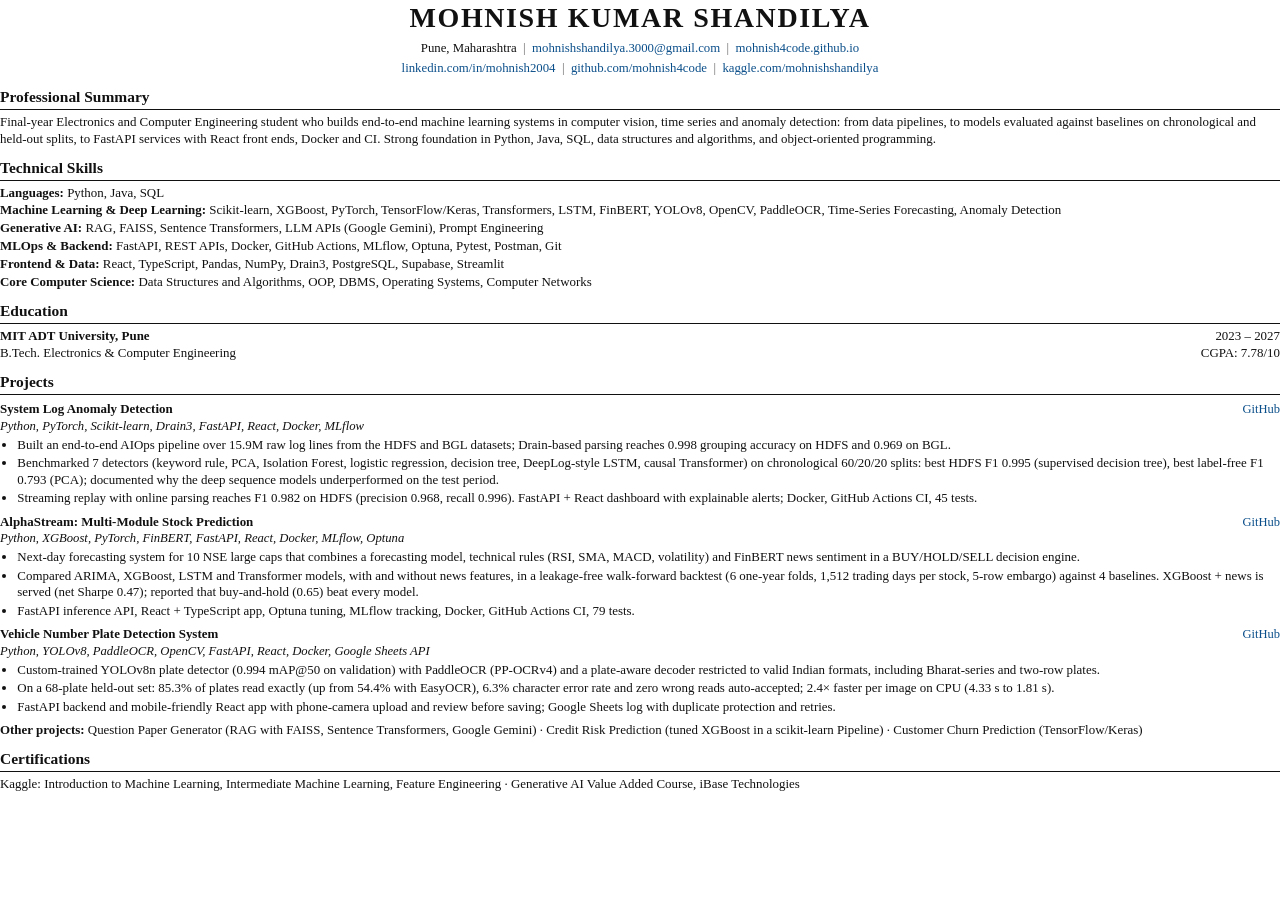
<file: resume-source/resume.html>
<!doctype html>
<html lang="en">
<head>
<meta charset="utf-8">
<title>Mohnish Kumar Shandilya - Resume</title>
<!--
  Source for resume.pdf. To regenerate after editing (Windows, from the repo root):
  "C:\Program Files (x86)\Microsoft\Edge\Application\msedge.exe" --headless=new --no-pdf-header-footer --print-to-pdf="%CD%\resume.pdf" "%CD%\resume-source\resume.html"
  Keep personal phone number and home address OUT of this file: it is public.
-->
<style>
  @page { size: A4; margin: 11mm 13mm 10mm; }
  * { box-sizing: border-box; }
  html { -webkit-print-color-adjust: exact; print-color-adjust: exact; }
  body { margin: 0; font-family: Cambria, "Times New Roman", Georgia, serif; font-size: 9.7pt; line-height: 1.28; color: #111; }
  a { color: inherit; text-decoration: none; }
  header { text-align: center; margin-bottom: 7pt; }
  h1 { margin: 0; font-size: 21pt; letter-spacing: 1.2pt; font-weight: 700; }
  .contact { margin-top: 3pt; font-size: 9.6pt; }
  .contact span + span::before { content: "  |  "; white-space: pre; color: #666; }
  .contact a { color: #0b4f8a; }
  h2 { margin: 8pt 0 3pt; padding-bottom: 1.5pt; border-bottom: 0.8pt solid #111; font-size: 11.6pt; font-weight: 700; }
  p { margin: 0; }
  .row { display: flex; justify-content: space-between; gap: 12pt; }
  .skills div { margin-bottom: 1pt; }
  .skills b { font-weight: 700; }
  .proj { margin-top: 5pt; }
  .proj-title { font-weight: 700; }
  .proj-title a { font-weight: 400; color: #0b4f8a; font-size: 9.4pt; }
  .stack { font-style: italic; font-size: 9.5pt; }
  ul { margin: 2pt 0 0; padding-left: 13pt; }
  li { margin-bottom: 1.6pt; }
  .muted { color: #444; }
</style>
</head>
<body>
<header>
  <h1>MOHNISH KUMAR SHANDILYA</h1>
  <div class="contact">
    <span>Pune, Maharashtra</span><span><a href="mailto:mohnishshandilya.3000@gmail.com">mohnishshandilya.3000@gmail.com</a></span><span><a href="https://mohnish4code.github.io">mohnish4code.github.io</a></span>
  </div>
  <div class="contact">
    <span><a href="https://www.linkedin.com/in/mohnish2004">linkedin.com/in/mohnish2004</a></span><span><a href="https://github.com/mohnish4code">github.com/mohnish4code</a></span><span><a href="https://www.kaggle.com/mohnishshandilya">kaggle.com/mohnishshandilya</a></span>
  </div>
</header>

<h2>Professional Summary</h2>
<p>Final-year Electronics and Computer Engineering student who builds end-to-end machine learning systems in computer vision, time series and anomaly detection: from data pipelines, to models evaluated against baselines on chronological and held-out splits, to FastAPI services with React front ends, Docker and CI. Strong foundation in Python, Java, SQL, data structures and algorithms, and object-oriented programming.</p>

<h2>Technical Skills</h2>
<div class="skills">
  <div><b>Languages:</b> Python, Java, SQL</div>
  <div><b>Machine Learning &amp; Deep Learning:</b> Scikit-learn, XGBoost, PyTorch, TensorFlow/Keras, Transformers, LSTM, FinBERT, YOLOv8, OpenCV, PaddleOCR, Time-Series Forecasting, Anomaly Detection</div>
  <div><b>Generative AI:</b> RAG, FAISS, Sentence Transformers, LLM APIs (Google Gemini), Prompt Engineering</div>
  <div><b>MLOps &amp; Backend:</b> FastAPI, REST APIs, Docker, GitHub Actions, MLflow, Optuna, Pytest, Postman, Git</div>
  <div><b>Frontend &amp; Data:</b> React, TypeScript, Pandas, NumPy, Drain3, PostgreSQL, Supabase, Streamlit</div>
  <div><b>Core Computer Science:</b> Data Structures and Algorithms, OOP, DBMS, Operating Systems, Computer Networks</div>
</div>

<h2>Education</h2>
<div class="row"><b>MIT ADT University, Pune</b><span>2023 – 2027</span></div>
<div class="row"><span>B.Tech. Electronics &amp; Computer Engineering</span><span>CGPA: 7.78/10</span></div>

<h2>Projects</h2>

<div class="proj">
  <div class="row"><span class="proj-title">System Log Anomaly Detection</span><span class="proj-title"><a href="https://github.com/mohnish4code/System-Log-Anomaly-Detection">GitHub</a></span></div>
  <div class="stack">Python, PyTorch, Scikit-learn, Drain3, FastAPI, React, Docker, MLflow</div>
  <ul>
    <li>Built an end-to-end AIOps pipeline over 15.9M raw log lines from the HDFS and BGL datasets; Drain-based parsing reaches 0.998 grouping accuracy on HDFS and 0.969 on BGL.</li>
    <li>Benchmarked 7 detectors (keyword rule, PCA, Isolation Forest, logistic regression, decision tree, DeepLog-style LSTM, causal Transformer) on chronological 60/20/20 splits: best HDFS F1 0.995 (supervised decision tree), best label-free F1 0.793 (PCA); documented why the deep sequence models underperformed on the test period.</li>
    <li>Streaming replay with online parsing reaches F1 0.982 on HDFS (precision 0.968, recall 0.996). FastAPI + React dashboard with explainable alerts; Docker, GitHub Actions CI, 45 tests.</li>
  </ul>
</div>

<div class="proj">
  <div class="row"><span class="proj-title">AlphaStream: Multi-Module Stock Prediction</span><span class="proj-title"><a href="https://github.com/mohnish4code/Multi-Module-Stock-Prediction">GitHub</a></span></div>
  <div class="stack">Python, XGBoost, PyTorch, FinBERT, FastAPI, React, Docker, MLflow, Optuna</div>
  <ul>
    <li>Next-day forecasting system for 10 NSE large caps that combines a forecasting model, technical rules (RSI, SMA, MACD, volatility) and FinBERT news sentiment in a BUY/HOLD/SELL decision engine.</li>
    <li>Compared ARIMA, XGBoost, LSTM and Transformer models, with and without news features, in a leakage-free walk-forward backtest (6 one-year folds, 1,512 trading days per stock, 5-row embargo) against 4 baselines. XGBoost + news is served (net Sharpe 0.47); reported that buy-and-hold (0.65) beat every model.</li>
    <li>FastAPI inference API, React + TypeScript app, Optuna tuning, MLflow tracking, Docker, GitHub Actions CI, 79 tests.</li>
  </ul>
</div>

<div class="proj">
  <div class="row"><span class="proj-title">Vehicle Number Plate Detection System</span><span class="proj-title"><a href="https://github.com/mohnish4code/Vehicle-Detection-System">GitHub</a></span></div>
  <div class="stack">Python, YOLOv8, PaddleOCR, OpenCV, FastAPI, React, Docker, Google Sheets API</div>
  <ul>
    <li>Custom-trained YOLOv8n plate detector (0.994 mAP@50 on validation) with PaddleOCR (PP-OCRv4) and a plate-aware decoder restricted to valid Indian formats, including Bharat-series and two-row plates.</li>
    <li>On a 68-plate held-out set: 85.3% of plates read exactly (up from 54.4% with EasyOCR), 6.3% character error rate and zero wrong reads auto-accepted; 2.4× faster per image on CPU (4.33 s to 1.81 s).</li>
    <li>FastAPI backend and mobile-friendly React app with phone-camera upload and review before saving; Google Sheets log with duplicate protection and retries.</li>
  </ul>
</div>

<p class="proj"><b>Other projects:</b> Question Paper Generator (RAG with FAISS, Sentence Transformers, Google Gemini) · Credit Risk Prediction (tuned XGBoost in a scikit-learn Pipeline) · Customer Churn Prediction (TensorFlow/Keras)</p>

<h2>Certifications</h2>
<p>Kaggle: Introduction to Machine Learning, Intermediate Machine Learning, Feature Engineering · Generative AI Value Added Course, iBase Technologies</p>
</body>
</html>
</file>
<file: style.css>
/* =========================================================
   mohnish.ml: portfolio styles
   Dark is the default theme; [data-theme="light"] overrides.
   ========================================================= */

:root {
  /* colour: dark (default) */
  --bg: #080a0e;
  --bg-elev: #0c1016;
  --surface: #10151c;
  --surface-2: #151b24;
  --border: #1d2530;
  --border-strong: #2a3441;
  --text: #e7ebf0;
  --text-soft: #b9c2cd;
  --muted: #8591a0;
  --accent: #3ddc97;
  --accent-strong: #5cf0ad;
  --accent-ink: #03140c;
  --accent-soft: rgba(61, 220, 151, 0.1);
  --accent-line: rgba(61, 220, 151, 0.35);
  --grid-line: rgba(255, 255, 255, 0.035);
  --shadow: 0 1px 0 rgba(255, 255, 255, 0.03) inset, 0 20px 50px -24px rgba(0, 0, 0, 0.8);
  --nav-bg: rgba(8, 10, 14, 0.72);

  /* type */
  --font-display: "Bricolage Grotesque", "Segoe UI", system-ui, sans-serif;
  --font-body: "IBM Plex Sans", "Segoe UI", system-ui, -apple-system, sans-serif;
  --font-mono: ui-monospace, "Cascadia Code", "SFMono-Regular", Menlo, Consolas, "Liberation Mono", monospace;

  /* layout */
  --maxw: 1160px;
  --gutter: clamp(16px, 4vw, 40px);
  --radius: 14px;
  --radius-sm: 8px;
  --nav-h: 64px;

  color-scheme: dark;
}

:root[data-theme="light"] {
  --bg: #f6f5f1;
  --bg-elev: #efeee8;
  --surface: #ffffff;
  --surface-2: #f8f7f3;
  --border: #e2e0d9;
  --border-strong: #cfccc2;
  --text: #14171c;
  --text-soft: #343a43;
  --muted: #5b6370;
  --accent: #047857;
  --accent-strong: #035e44;
  --accent-ink: #ffffff;
  --accent-soft: rgba(4, 120, 87, 0.08);
  --accent-line: rgba(4, 120, 87, 0.35);
  --grid-line: rgba(20, 23, 28, 0.045);
  --shadow: 0 1px 2px rgba(20, 23, 28, 0.04), 0 18px 40px -26px rgba(20, 23, 28, 0.35);
  --nav-bg: rgba(246, 245, 241, 0.8);
  color-scheme: light;
}

/* ---------- reset / base ---------- */
*, *::before, *::after { box-sizing: border-box; }

html {
  scroll-behavior: smooth;
  scroll-padding-top: calc(var(--nav-h) + 16px);
  -webkit-text-size-adjust: 100%;
}

body {
  margin: 0;
  background: var(--bg);
  color: var(--text);
  font-family: var(--font-body);
  font-size: 1.0625rem;
  line-height: 1.65;
  overflow-x: hidden;
  -webkit-font-smoothing: antialiased;
}

img { max-width: 100%; height: auto; display: block; }
a { color: inherit; }
ul, ol { padding: 0; margin: 0; list-style: none; }
h1, h2, h3, h4 { font-family: var(--font-display); line-height: 1.1; margin: 0; letter-spacing: -0.02em; }
p { margin: 0; }

:focus-visible {
  outline: 2px solid var(--accent);
  outline-offset: 3px;
  border-radius: 4px;
}

::selection { background: var(--accent); color: var(--accent-ink); }

.skip-link {
  position: absolute;
  left: 16px;
  top: -100px;
  z-index: 100;
  padding: 10px 16px;
  background: var(--accent);
  color: var(--accent-ink);
  border-radius: var(--radius-sm);
  font-weight: 600;
  text-decoration: none;
}
.skip-link:focus { top: 12px; }

.container {
  width: 100%;
  max-width: var(--maxw);
  margin-inline: auto;
  padding-inline: var(--gutter);
}

.mono { font-family: var(--font-mono); }
.visually-hidden {
  position: absolute !important;
  width: 1px; height: 1px;
  overflow: hidden;
  clip: rect(0 0 0 0);
  white-space: nowrap;
}

/* ---------- buttons ---------- */
.btn {
  display: inline-flex;
  align-items: center;
  gap: 8px;
  min-height: 44px;
  padding: 10px 18px;
  border-radius: 999px;
  border: 1px solid var(--border-strong);
  background: transparent;
  color: var(--text);
  font: 600 0.95rem/1 var(--font-body);
  text-decoration: none;
  cursor: pointer;
  transition: border-color 0.2s, background-color 0.2s, color 0.2s, transform 0.2s;
}
.btn:hover { border-color: var(--accent); color: var(--accent); }
.btn:active { transform: translateY(1px); }
.btn svg { width: 18px; height: 18px; flex: none; }

.btn-primary {
  background: var(--accent);
  border-color: var(--accent);
  color: var(--accent-ink);
}
.btn-primary:hover { background: var(--accent-strong); border-color: var(--accent-strong); color: var(--accent-ink); }

.btn-sm { min-height: 36px; padding: 8px 14px; font-size: 0.875rem; }

/* ---------- navbar ---------- */
.site-header {
  position: sticky;
  top: 0;
  z-index: 50;
  height: var(--nav-h);
  background: var(--nav-bg);
  backdrop-filter: saturate(160%) blur(14px);
  -webkit-backdrop-filter: saturate(160%) blur(14px);
  border-bottom: 1px solid var(--border);
}

.nav {
  height: 100%;
  display: flex;
  align-items: center;
  gap: 16px;
}

.logo {
  font-family: var(--font-mono);
  font-weight: 700;
  font-size: 1rem;
  text-decoration: none;
  color: var(--text);
  margin-right: auto;
  display: inline-flex;
  align-items: center;
  gap: 8px;
}
.logo-mark {
  width: 22px; height: 22px;
  border: 2px solid var(--accent);
  border-radius: 4px;
  position: relative;
}
.logo-mark::after {
  content: "";
  position: absolute;
  inset: 4px;
  background: var(--accent);
  border-radius: 1px;
  opacity: 0.85;
}
.logo .dot { color: var(--accent); }

.nav-links {
  display: flex;
  align-items: center;
  gap: 4px;
}
.nav-links a {
  display: block;
  padding: 8px 12px;
  border-radius: 999px;
  color: var(--muted);
  font-size: 0.925rem;
  font-weight: 500;
  text-decoration: none;
  transition: color 0.2s, background-color 0.2s;
}
.nav-links a:hover { color: var(--text); background: var(--surface-2); }
.nav-links a.active { color: var(--accent); background: var(--accent-soft); }

.nav-actions { display: flex; align-items: center; gap: 8px; }

.icon-btn {
  width: 40px; height: 40px;
  display: inline-grid;
  place-items: center;
  border-radius: 999px;
  border: 1px solid var(--border-strong);
  background: transparent;
  color: var(--text);
  cursor: pointer;
  transition: border-color 0.2s, color 0.2s;
}
.icon-btn:hover { border-color: var(--accent); color: var(--accent); }
.icon-btn svg { width: 18px; height: 18px; }

.theme-toggle .icon-sun { display: none; }
:root[data-theme="light"] .theme-toggle .icon-sun { display: block; }
:root[data-theme="light"] .theme-toggle .icon-moon { display: none; }

.menu-toggle { display: none; }

/* ---------- section scaffolding ---------- */
.section {
  padding-block: clamp(72px, 10vw, 120px);
  border-top: 1px solid var(--border);
}

.section-head { margin-bottom: clamp(32px, 5vw, 56px); max-width: 720px; }
.eyebrow {
  display: inline-flex;
  align-items: center;
  gap: 10px;
  font-family: var(--font-mono);
  font-size: 0.8rem;
  color: var(--accent);
  letter-spacing: 0.04em;
  margin-bottom: 14px;
}
.eyebrow::before {
  content: "";
  width: 24px;
  height: 1px;
  background: var(--accent);
}
.section-title { font-size: clamp(2rem, 4.4vw, 3rem); font-weight: 700; }
.section-sub { color: var(--muted); margin-top: 14px; font-size: 1.05rem; }

/* ---------- hero ---------- */
.hero {
  position: relative;
  padding-block: clamp(56px, 9vw, 112px) clamp(64px, 9vw, 112px);
  overflow: hidden;
  isolation: isolate;
}
.hero::before {
  /* annotation-canvas grid */
  content: "";
  position: absolute;
  inset: 0;
  z-index: -2;
  background-image:
    linear-gradient(var(--grid-line) 1px, transparent 1px),
    linear-gradient(90deg, var(--grid-line) 1px, transparent 1px);
  background-size: 48px 48px;
  mask-image: radial-gradient(ellipse 80% 70% at 40% 40%, #000 30%, transparent 75%);
  -webkit-mask-image: radial-gradient(ellipse 80% 70% at 40% 40%, #000 30%, transparent 75%);
}
.hero::after {
  content: "";
  position: absolute;
  z-index: -1;
  width: 620px;
  height: 620px;
  right: -160px;
  top: -200px;
  background: radial-gradient(circle, var(--accent-soft), transparent 65%);
  pointer-events: none;
}

.hero-grid {
  display: grid;
  grid-template-columns: minmax(0, 1.3fr) minmax(0, 1fr);
  gap: clamp(32px, 5vw, 64px);
  align-items: center;
}

.hero-label {
  display: inline-flex;
  align-items: center;
  gap: 10px;
  padding: 6px 14px 6px 10px;
  border: 1px solid var(--border-strong);
  border-radius: 999px;
  background: var(--surface);
  font-family: var(--font-mono);
  font-size: 0.8rem;
  color: var(--text-soft);
}
.pulse {
  width: 8px; height: 8px;
  border-radius: 50%;
  background: var(--accent);
  box-shadow: 0 0 0 0 var(--accent-line);
  animation: pulse 2.4s ease-out infinite;
}
@keyframes pulse {
  0% { box-shadow: 0 0 0 0 var(--accent-line); }
  70%, 100% { box-shadow: 0 0 0 8px transparent; }
}

.hero-name {
  margin-top: 40px;
  font-size: clamp(2.5rem, 6.4vw, 4.75rem);
  font-weight: 800;
  letter-spacing: -0.035em;
  line-height: 1.02;
}

/* YOLO-style bounding box around the name */
.bbox {
  position: relative;
  display: inline-block;
  padding: 0.12em 0.22em 0.16em;
  margin-left: -0.22em;
}
.bbox-frame {
  position: absolute;
  inset: 0;
  border: 2px solid var(--accent);
  border-radius: 3px;
  pointer-events: none;
  animation: bbox-draw 0.9s cubic-bezier(0.65, 0, 0.35, 1) 0.25s both;
}
.bbox-frame::before,
.bbox-frame::after {
  /* corner handles */
  content: "";
  position: absolute;
  width: 8px; height: 8px;
  background: var(--accent);
}
.bbox-frame::before { left: -5px; bottom: -5px; }
.bbox-frame::after { right: -5px; bottom: -5px; }
.bbox-label {
  position: absolute;
  left: -2px;
  bottom: 100%;
  padding: 3px 9px;
  background: var(--accent);
  color: var(--accent-ink);
  font-family: var(--font-mono);
  font-size: clamp(0.7rem, 1.4vw, 0.82rem);
  font-weight: 700;
  letter-spacing: 0;
  line-height: 1.4;
  border-radius: 3px 3px 0 0;
  white-space: nowrap;
  animation: fade-up 0.4s ease-out 1.05s both;
}
@keyframes bbox-draw {
  from { clip-path: inset(0 100% 100% 0); }
  to { clip-path: inset(-10px -10px -10px -10px); }
}
@keyframes fade-up {
  from { opacity: 0; transform: translateY(4px); }
  to { opacity: 1; transform: none; }
}

.hero-pitch {
  margin-top: 28px;
  max-width: 600px;
  color: var(--text-soft);
  font-size: clamp(1.05rem, 1.6vw, 1.2rem);
}
.hero-pitch strong { color: var(--text); font-weight: 600; }

.hero-cta { margin-top: 36px; display: flex; flex-wrap: wrap; gap: 12px; }

/* inference log card */
.infer {
  margin: 0;
  width: 100%;
  background: var(--surface);
  border: 1px solid var(--border);
  border-radius: var(--radius);
  box-shadow: var(--shadow);
  overflow: hidden;
  font-family: var(--font-mono);
  font-size: 0.8rem;
}
.infer-bar {
  display: flex;
  align-items: center;
  gap: 8px;
  padding: 11px 14px;
  border-bottom: 1px solid var(--border);
  background: var(--surface-2);
  color: var(--muted);
}
.infer-bar i {
  width: 10px; height: 10px;
  border-radius: 50%;
  background: var(--border-strong);
}
.infer-bar span { margin-left: 6px; }
.infer-bar .tag {
  margin-left: auto;
  padding: 2px 8px;
  border: 1px solid var(--accent-line);
  color: var(--accent);
  border-radius: 999px;
  font-size: 0.72rem;
}

.infer-stage {
  padding: 40px 20px 30px;
  display: grid;
  place-items: center;
  background:
    radial-gradient(ellipse at 50% 60%, var(--accent-soft), transparent 70%),
    repeating-linear-gradient(135deg, transparent 0 10px, var(--grid-line) 10px 11px);
}

.plate-det { position: relative; padding: 8px; }
.plate-det .bbox-frame { animation-delay: 1.2s; }
.plate-det .bbox-label { font-size: 0.7rem; animation-delay: 1.9s; }

.plate {
  display: flex;
  align-items: stretch;
  background: #f4f4f0;
  border: 3px solid #111;
  border-radius: 7px;
  overflow: hidden;
  box-shadow: 0 8px 24px -8px rgba(0, 0, 0, 0.6);
}
.plate-ind {
  display: flex;
  flex-direction: column;
  justify-content: flex-end;
  align-items: center;
  width: 30px;
  padding-bottom: 5px;
  background: #1d4ed8;
  color: #fff;
  font: 700 0.6rem/1 var(--font-body);
  letter-spacing: 0.04em;
}
.plate-ind::before {
  content: "";
  width: 12px; height: 12px;
  margin-bottom: auto;
  margin-top: 6px;
  border-radius: 50%;
  border: 1.5px solid rgba(255, 255, 255, 0.7);
}
.plate-num {
  padding: 6px 16px 5px 12px;
  color: #111;
  font: 700 clamp(1.15rem, 5.2vw, 1.75rem)/1.15 var(--font-mono);
  letter-spacing: 0.06em;
  white-space: nowrap;
}

.infer-log {
  padding: 16px 18px 18px;
  border-top: 1px solid var(--border);
  display: grid;
  gap: 7px;
}
.infer-log li {
  display: grid;
  grid-template-columns: 14px 1fr;
  gap: 8px;
  color: var(--text-soft);
  animation: fade-up 0.35s ease-out both;
}
.infer-log li::before { content: "›"; color: var(--muted); }
.infer-log li:nth-child(1) { animation-delay: 1.5s; }
.infer-log li:nth-child(2) { animation-delay: 1.7s; }
.infer-log li:nth-child(3) { animation-delay: 1.9s; }
.infer-log li:nth-child(4) { animation-delay: 2.15s; }
.infer-log .k { color: var(--muted); }
.infer-log .ok { color: var(--accent); }
.infer-log .ok::before { content: "✓"; color: var(--accent); }

/* ---------- about ---------- */
.about-grid {
  display: grid;
  grid-template-columns: minmax(0, 1.4fr) minmax(0, 1fr);
  gap: clamp(32px, 5vw, 72px);
  align-items: start;
}
.about-text { display: grid; gap: 18px; color: var(--text-soft); font-size: 1.08rem; }
.about-text strong { color: var(--text); font-weight: 600; }

.facts {
  display: grid;
  grid-template-columns: repeat(2, minmax(0, 1fr));
  border: 1px solid var(--border);
  border-radius: var(--radius);
  overflow: hidden;
  background: var(--surface);
}
.fact {
  padding: 20px;
  border-bottom: 1px solid var(--border);
}
.fact:nth-child(odd) { border-right: 1px solid var(--border); }
.fact:nth-last-child(-n + 2) { border-bottom: 0; }
.fact dt {
  font-family: var(--font-mono);
  font-size: 0.72rem;
  text-transform: uppercase;
  letter-spacing: 0.08em;
  color: var(--muted);
  margin-bottom: 6px;
}
.fact dd { margin: 0; font-weight: 600; line-height: 1.4; }
.fact dd .sub { color: var(--muted); font-weight: 500; }
.fact dd.big { font-family: var(--font-display); font-size: 1.6rem; font-weight: 700; }
.fact dd.big small { font-size: 0.9rem; color: var(--muted); font-weight: 500; }

/* ---------- projects ---------- */
.projects { display: grid; gap: clamp(28px, 4vw, 40px); }

.project {
  display: grid;
  grid-template-columns: minmax(0, 1fr) minmax(0, 1.05fr);
  gap: clamp(24px, 4vw, 48px);
  padding: clamp(20px, 3.4vw, 40px);
  background: var(--surface);
  border: 1px solid var(--border);
  border-radius: calc(var(--radius) + 6px);
  box-shadow: var(--shadow);
  transition: border-color 0.25s;
}
.project:hover { border-color: var(--border-strong); }
.project:nth-child(even) .project-media { order: -1; }

.project-top { display: flex; flex-wrap: wrap; align-items: center; gap: 10px; margin-bottom: 14px; }
.badge {
  display: inline-flex;
  align-items: center;
  gap: 7px;
  padding: 4px 10px;
  border-radius: 999px;
  border: 1px solid var(--accent-line);
  background: var(--accent-soft);
  color: var(--accent);
  font-family: var(--font-mono);
  font-size: 0.72rem;
  font-weight: 600;
}
.badge::before {
  content: "";
  width: 6px; height: 6px;
  border-radius: 50%;
  background: currentColor;
}
.project-kicker { font-family: var(--font-mono); font-size: 0.75rem; color: var(--muted); }

.project h3 { font-size: clamp(1.5rem, 2.6vw, 2rem); font-weight: 700; }
.project-desc { margin-top: 12px; color: var(--text-soft); }

.bullets { margin-top: 18px; display: grid; gap: 10px; }
.bullets li {
  position: relative;
  padding-left: 22px;
  color: var(--text-soft);
  font-size: 0.97rem;
}
.bullets li::before {
  content: "";
  position: absolute;
  left: 2px;
  top: 0.62em;
  width: 9px; height: 9px;
  border: 1.5px solid var(--accent);
  border-radius: 2px;
}

.metrics {
  margin-top: 24px;
  display: grid;
  grid-template-columns: repeat(2, minmax(0, 1fr));
  gap: 1px;
  background: var(--border);
  border: 1px solid var(--border);
  border-radius: var(--radius-sm);
  overflow: hidden;
}
.metric { background: var(--surface-2); padding: 14px 14px 12px; }
.metric b {
  display: block;
  font-family: var(--font-display);
  font-size: 1.55rem;
  font-weight: 700;
  line-height: 1.1;
  color: var(--text);
  letter-spacing: -0.02em;
}
.metric span { display: block; margin-top: 4px; font-size: 0.78rem; color: var(--muted); line-height: 1.35; }

.chips { display: flex; flex-wrap: wrap; gap: 8px; }
.project .chips { margin-top: 22px; }
.chip {
  padding: 5px 11px;
  border-radius: 999px;
  border: 1px solid var(--border-strong);
  background: var(--bg-elev);
  color: var(--text-soft);
  font-family: var(--font-mono);
  font-size: 0.76rem;
  line-height: 1.4;
  transition: border-color 0.2s, color 0.2s;
}
.chip:hover { border-color: var(--accent-line); color: var(--accent); }

.project-links { margin-top: 24px; display: flex; flex-wrap: wrap; gap: 10px; }

.project-media { align-self: center; }
.shot {
  position: relative;
  margin: 0;
  border: 1px solid var(--border-strong);
  border-radius: 12px;
  overflow: hidden;
  background: var(--bg-elev);
}
.shot-bar {
  display: flex;
  gap: 6px;
  padding: 9px 12px;
  border-bottom: 1px solid var(--border);
  background: var(--surface-2);
}
.shot-bar i { width: 9px; height: 9px; border-radius: 50%; background: var(--border-strong); }
.shot img { width: 100%; aspect-ratio: 16 / 10; object-fit: cover; object-position: top; transition: transform 0.6s ease; }
.project:hover .shot img { transform: scale(1.015); }
.shot::after {
  /* detection-corner overlay on hover */
  content: "";
  position: absolute;
  inset: 10px;
  top: 42px;
  border: 2px solid var(--accent);
  border-radius: 4px;
  opacity: 0;
  transform: scale(1.03);
  transition: opacity 0.3s, transform 0.3s;
  pointer-events: none;
  -webkit-mask:
    linear-gradient(#000 0 0) top left / 22px 22px no-repeat,
    linear-gradient(#000 0 0) top right / 22px 22px no-repeat,
    linear-gradient(#000 0 0) bottom left / 22px 22px no-repeat,
    linear-gradient(#000 0 0) bottom right / 22px 22px no-repeat;
  mask:
    linear-gradient(#000 0 0) top left / 22px 22px no-repeat,
    linear-gradient(#000 0 0) top right / 22px 22px no-repeat,
    linear-gradient(#000 0 0) bottom left / 22px 22px no-repeat,
    linear-gradient(#000 0 0) bottom right / 22px 22px no-repeat;
}
.project:hover .shot::after { opacity: 1; transform: none; }
.shot figcaption {
  padding: 10px 14px;
  border-top: 1px solid var(--border);
  font-size: 0.8rem;
  color: var(--muted);
}

.finding {
  margin-top: 18px;
  padding: 12px 14px;
  border-left: 2px solid var(--accent);
  background: var(--accent-soft);
  border-radius: 0 var(--radius-sm) var(--radius-sm) 0;
  font-size: 0.92rem;
  color: var(--text-soft);
}
.finding b { color: var(--text); }

/* small project cards */
.more-title {
  margin-top: clamp(48px, 7vw, 72px);
  margin-bottom: 20px;
  font-size: 1.25rem;
  font-weight: 700;
}
.mini-grid {
  display: grid;
  grid-template-columns: repeat(3, minmax(0, 1fr));
  gap: 16px;
}
.mini {
  position: relative;
  display: flex;
  flex-direction: column;
  padding: 22px;
  background: var(--surface);
  border: 1px solid var(--border);
  border-radius: var(--radius);
  text-decoration: none;
  transition: border-color 0.25s, transform 0.25s;
}
.mini:hover { border-color: var(--accent-line); transform: translateY(-3px); }
.mini h4 { font-size: 1.15rem; font-weight: 700; padding-right: 28px; }
.mini p { margin-top: 10px; margin-bottom: 18px; color: var(--muted); font-size: 0.93rem; }
.mini .chips { margin-top: auto; }
.mini .arrow {
  position: absolute;
  top: 20px; right: 20px;
  width: 20px; height: 20px;
  color: var(--muted);
  transition: color 0.2s, transform 0.2s;
}
.mini:hover .arrow { color: var(--accent); transform: translate(2px, -2px); }

/* ---------- skills ---------- */
.skills-grid {
  columns: 3 300px;
  column-gap: 16px;
}
.skill-group {
  break-inside: avoid;
  margin-bottom: 16px;
  padding: 22px;
  background: var(--surface);
  border: 1px solid var(--border);
  border-radius: var(--radius);
}
.skill-group h3 {
  display: flex;
  align-items: center;
  gap: 10px;
  font-family: var(--font-mono);
  font-size: 0.8rem;
  font-weight: 600;
  letter-spacing: 0.06em;
  text-transform: uppercase;
  color: var(--accent);
  margin-bottom: 16px;
}
.skill-group h3 span { color: var(--muted); font-weight: 400; }

/* ---------- education timeline ---------- */
.timeline { position: relative; display: grid; gap: 20px; max-width: 820px; }
.timeline::before {
  content: "";
  position: absolute;
  left: 7px;
  top: 10px;
  bottom: 10px;
  width: 1px;
  background: linear-gradient(var(--accent-line), var(--border));
}
.tl-item { position: relative; padding-left: 40px; }
.tl-item::before {
  content: "";
  position: absolute;
  left: 0;
  top: 22px;
  width: 15px; height: 15px;
  border: 2px solid var(--accent);
  border-radius: 3px;
  background: var(--bg);
}
.tl-card {
  padding: 20px 22px;
  background: var(--surface);
  border: 1px solid var(--border);
  border-radius: var(--radius);
}
.tl-meta {
  display: flex;
  flex-wrap: wrap;
  justify-content: space-between;
  gap: 4px 16px;
  font-family: var(--font-mono);
  font-size: 0.78rem;
  color: var(--muted);
  margin-bottom: 6px;
}
.tl-meta .accent { color: var(--accent); }
.tl-card h3 { font-size: 1.25rem; font-weight: 700; }
.tl-card p { margin-top: 6px; color: var(--text-soft); }
.cert-list { margin-top: 12px; display: grid; gap: 8px; }
.cert-list li {
  display: flex;
  justify-content: space-between;
  flex-wrap: wrap;
  gap: 4px 12px;
  padding: 10px 12px;
  border: 1px solid var(--border);
  border-radius: var(--radius-sm);
  background: var(--surface-2);
}
.cert-list li span { color: var(--muted); font-family: var(--font-mono); font-size: 0.78rem; align-self: center; }

/* ---------- contact ---------- */
.contact-wrap {
  position: relative;
  padding: clamp(28px, 5vw, 64px);
  background: var(--surface);
  border: 1px solid var(--border);
  border-radius: calc(var(--radius) + 8px);
  overflow: hidden;
  isolation: isolate;
}
.contact-wrap::before {
  content: "";
  position: absolute;
  z-index: -1;
  inset: 0;
  background-image:
    linear-gradient(var(--grid-line) 1px, transparent 1px),
    linear-gradient(90deg, var(--grid-line) 1px, transparent 1px);
  background-size: 40px 40px;
  mask-image: radial-gradient(ellipse at 100% 0%, #000, transparent 70%);
  -webkit-mask-image: radial-gradient(ellipse at 100% 0%, #000, transparent 70%);
}
.contact-title { font-size: clamp(2rem, 5vw, 3.4rem); font-weight: 800; max-width: 16ch; letter-spacing: -0.03em; }
.contact-title em { font-style: normal; color: var(--accent); }
.contact-sub { margin-top: 16px; color: var(--text-soft); max-width: 560px; }

.email-box {
  margin-top: 32px;
  display: flex;
  flex-wrap: wrap;
  align-items: center;
  gap: 10px;
  padding: 8px 8px 8px 18px;
  max-width: 640px;
  background: var(--bg-elev);
  border: 1px solid var(--border-strong);
  border-radius: 16px;
}
.email-text {
  flex: 1 1 260px;
  min-width: 0;
  font-family: var(--font-mono);
  font-size: clamp(0.85rem, 2.2vw, 1.02rem);
  color: var(--text);
  overflow-wrap: anywhere;
  user-select: all;
}
.email-actions { display: flex; gap: 8px; }
.copy-status { min-height: 1.4em; margin-top: 10px; font-size: 0.85rem; color: var(--accent); font-family: var(--font-mono); }

.socials { margin-top: 28px; display: flex; flex-wrap: wrap; gap: 10px; }

/* ---------- footer ---------- */
.site-footer {
  border-top: 1px solid var(--border);
  padding-block: 28px;
  color: var(--muted);
  font-size: 0.88rem;
}
.footer-row {
  display: flex;
  flex-wrap: wrap;
  justify-content: space-between;
  align-items: center;
  gap: 12px;
}
.site-footer a { color: var(--muted); text-decoration: none; font-family: var(--font-mono); font-size: 0.82rem; }
.site-footer a:hover { color: var(--accent); }

/* ---------- responsive ---------- */
@media (max-width: 980px) {
  .mini-grid { grid-template-columns: repeat(2, minmax(0, 1fr)); }
  .nav-links a { padding: 8px 9px; }
}

@media (max-width: 860px) {
  .menu-toggle { display: inline-grid; }
  .nav-links {
    position: absolute;
    top: var(--nav-h);
    left: 0;
    right: 0;
    flex-direction: column;
    align-items: stretch;
    gap: 2px;
    padding: 12px var(--gutter) 18px;
    background: var(--bg);
    border-bottom: 1px solid var(--border);
    box-shadow: 0 20px 40px -20px rgba(0, 0, 0, 0.5);
    display: none;
  }
  .nav-links.open { display: flex; }
  .nav-links a { padding: 12px 14px; font-size: 1rem; border-radius: var(--radius-sm); }
  /* without JavaScript, keep links reachable */
  .no-js .nav-links { position: static; display: flex; flex-direction: row; flex-wrap: wrap; padding: 0; border: 0; box-shadow: none; background: none; }
  .no-js .site-header { height: auto; padding-block: 10px; }
  .no-js .nav { flex-wrap: wrap; }
}

@media (max-width: 760px) {
  .hero-grid,
  .about-grid,
  .project { grid-template-columns: minmax(0, 1fr); }
  .project:nth-child(even) .project-media { order: 0; }
  .project-media { order: -1; }
  .mini-grid { grid-template-columns: minmax(0, 1fr); }
  .hero-name { margin-top: 36px; }
  .infer { max-width: 460px; }
}

@media (max-width: 480px) {
  .nav { gap: 10px; }
  .nav-actions { gap: 6px; }
  .icon-btn { width: 38px; height: 38px; }
  .resume-btn { padding-inline: 12px; }
  .resume-btn svg { display: none; }
}

@media (max-width: 360px) {
  .logo-mark { display: none; }
  .logo { font-size: 0.9rem; }
  .nav { gap: 6px; }
  .resume-btn { padding-inline: 10px; }
}

@media (max-width: 420px) {
  .facts { grid-template-columns: minmax(0, 1fr); }
  .fact:nth-child(odd) { border-right: 0; }
  .fact:nth-last-child(2) { border-bottom: 1px solid var(--border); }
  .email-box { padding: 14px; }
  .email-actions { width: 100%; }
  .email-actions .btn { flex: 1; justify-content: center; }
}

/* ---------- motion preferences ---------- */
@media (prefers-reduced-motion: reduce) {
  html { scroll-behavior: auto; }
  *, *::before, *::after {
    animation-duration: 0.001ms !important;
    animation-delay: 0s !important;
    animation-iteration-count: 1 !important;
    transition-duration: 0.001ms !important;
  }
}

/* ---------- print ---------- */
@media print {
  .site-header, .hero-cta, .infer, .email-actions { display: none; }
  .section { border: 0; padding-block: 24px; }
}
</file>
